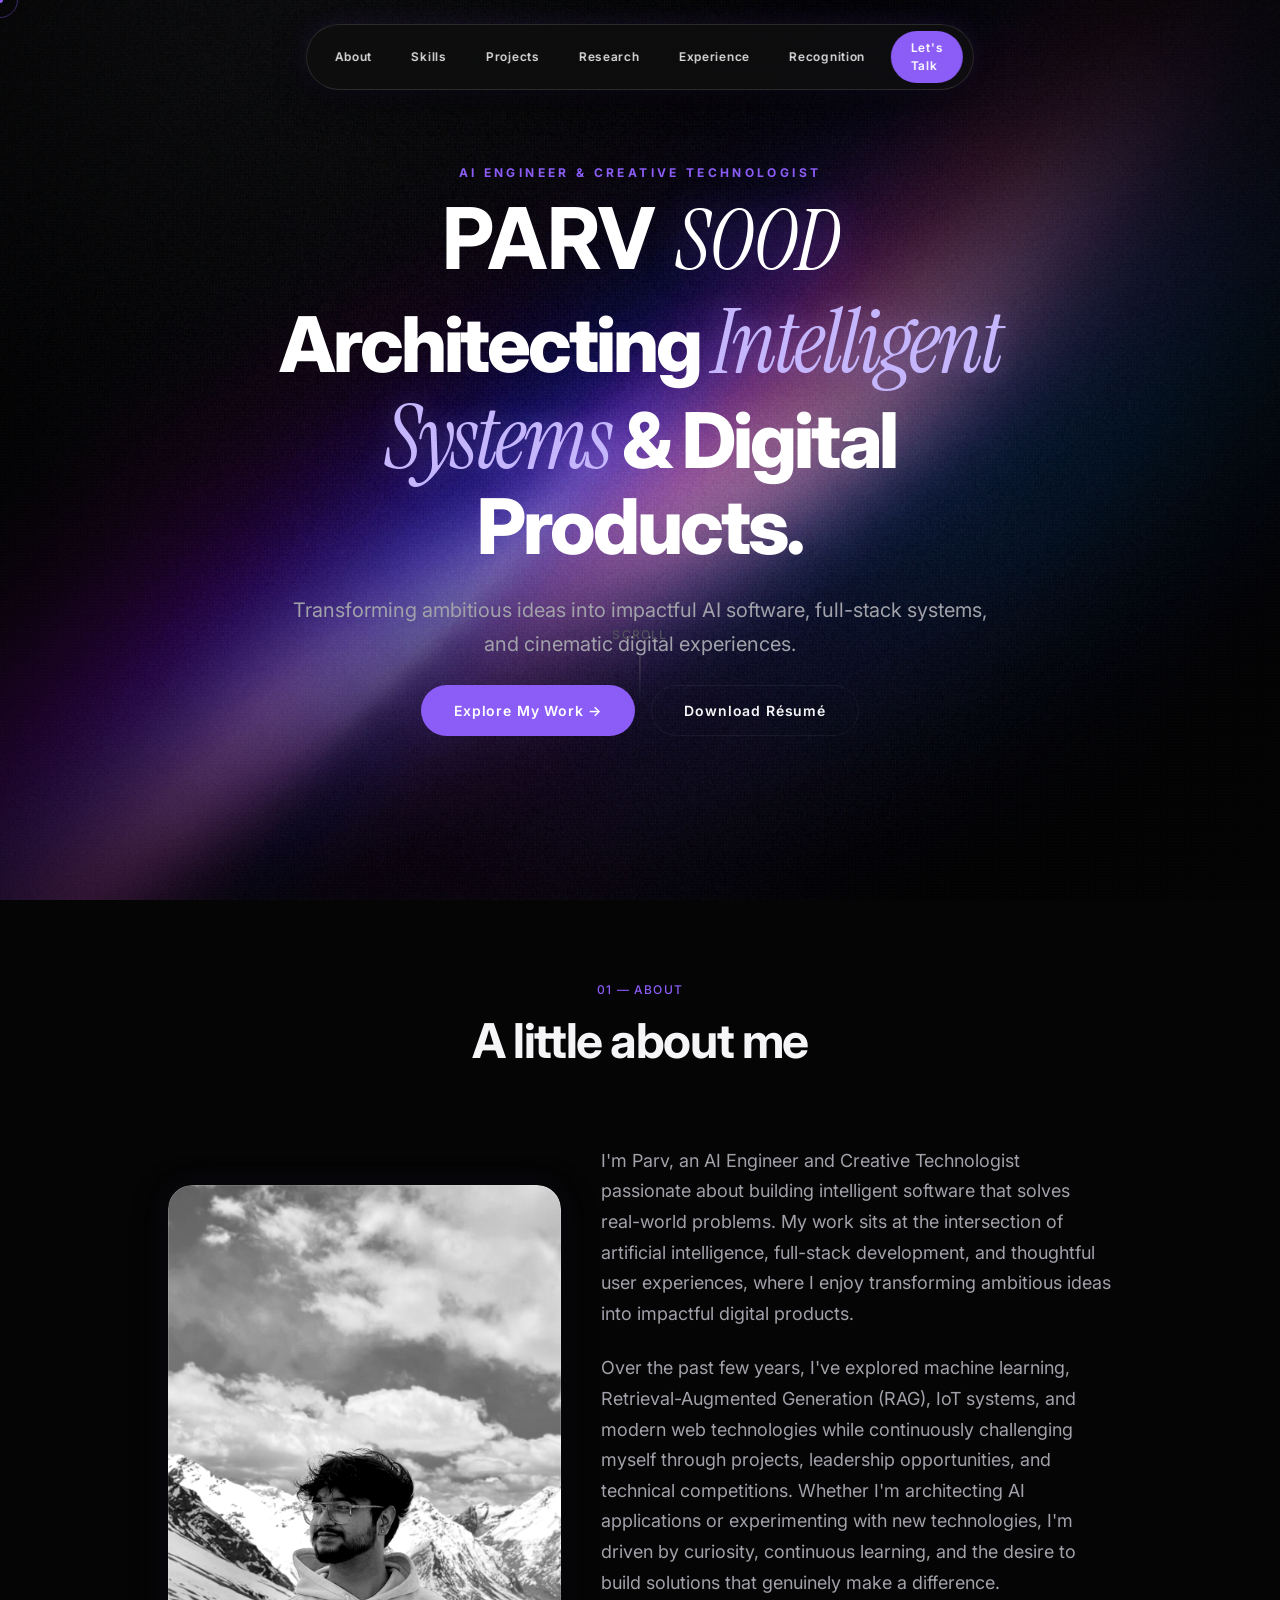
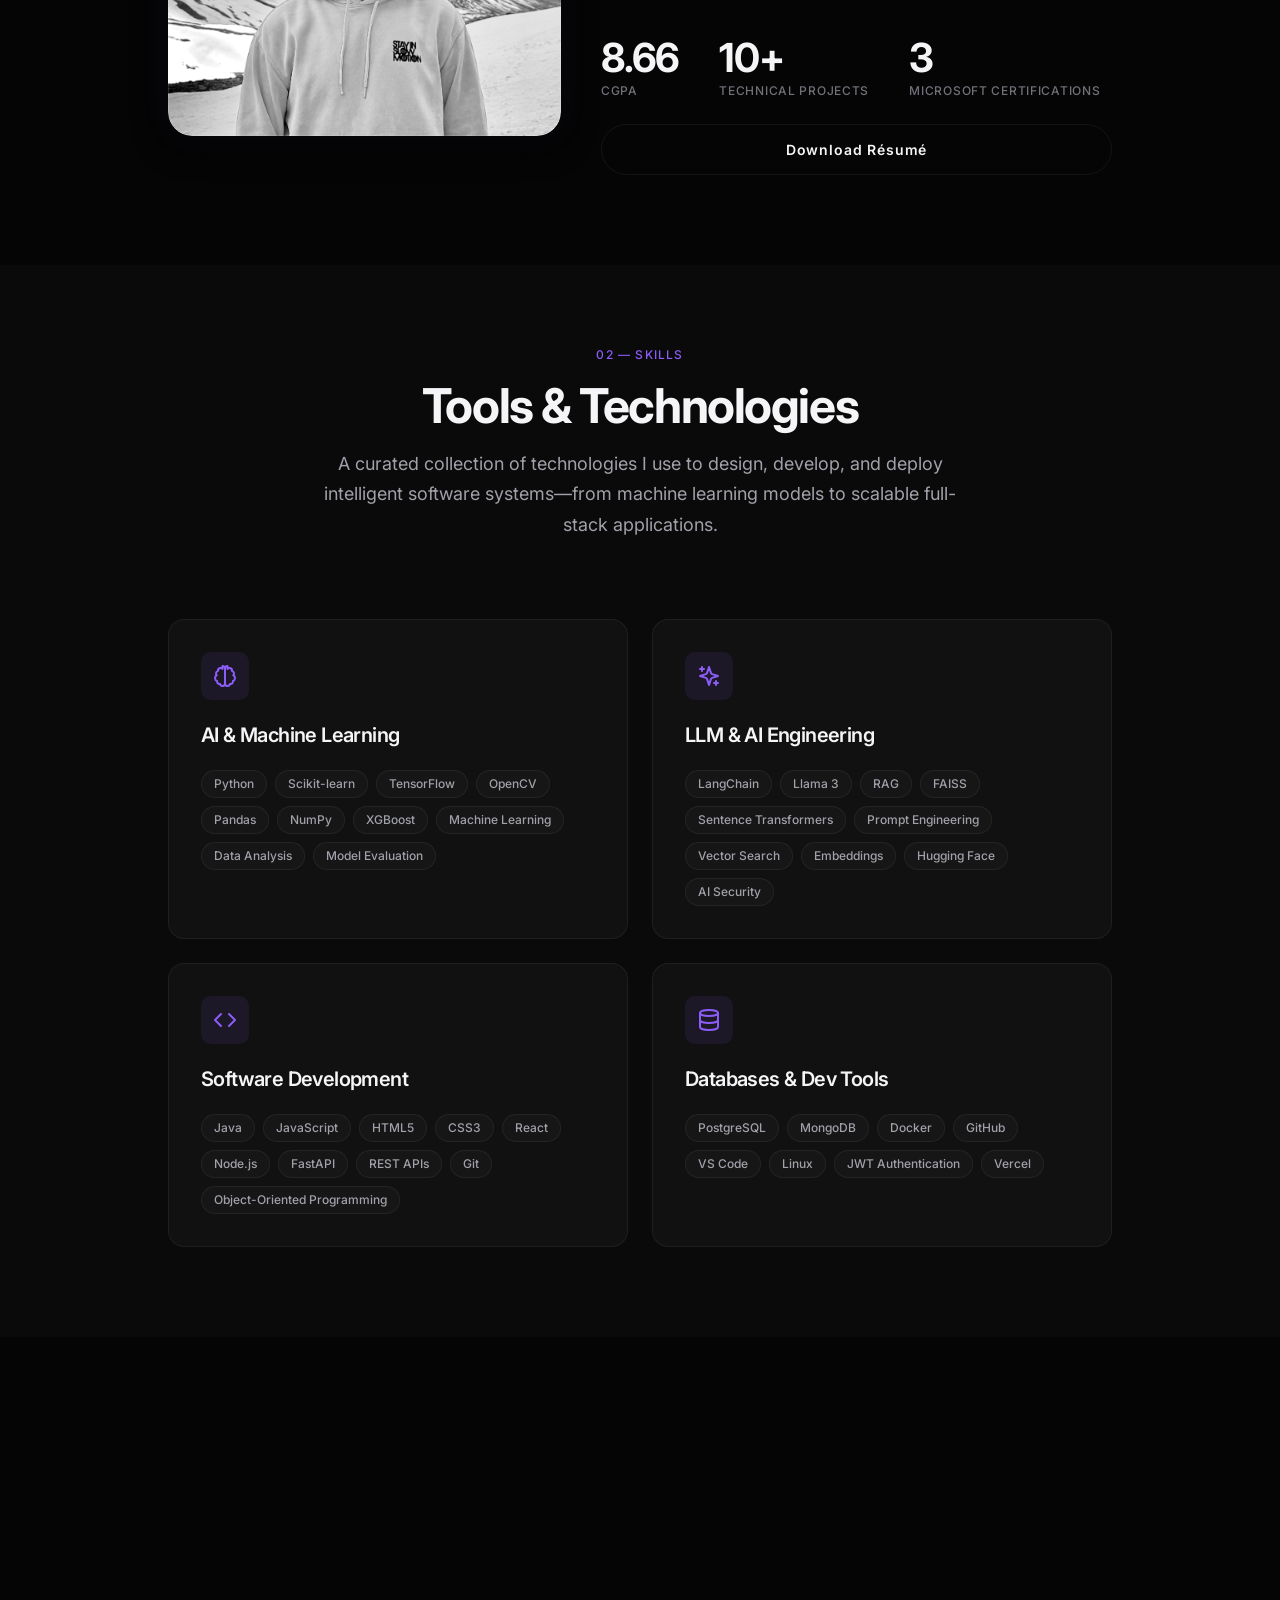
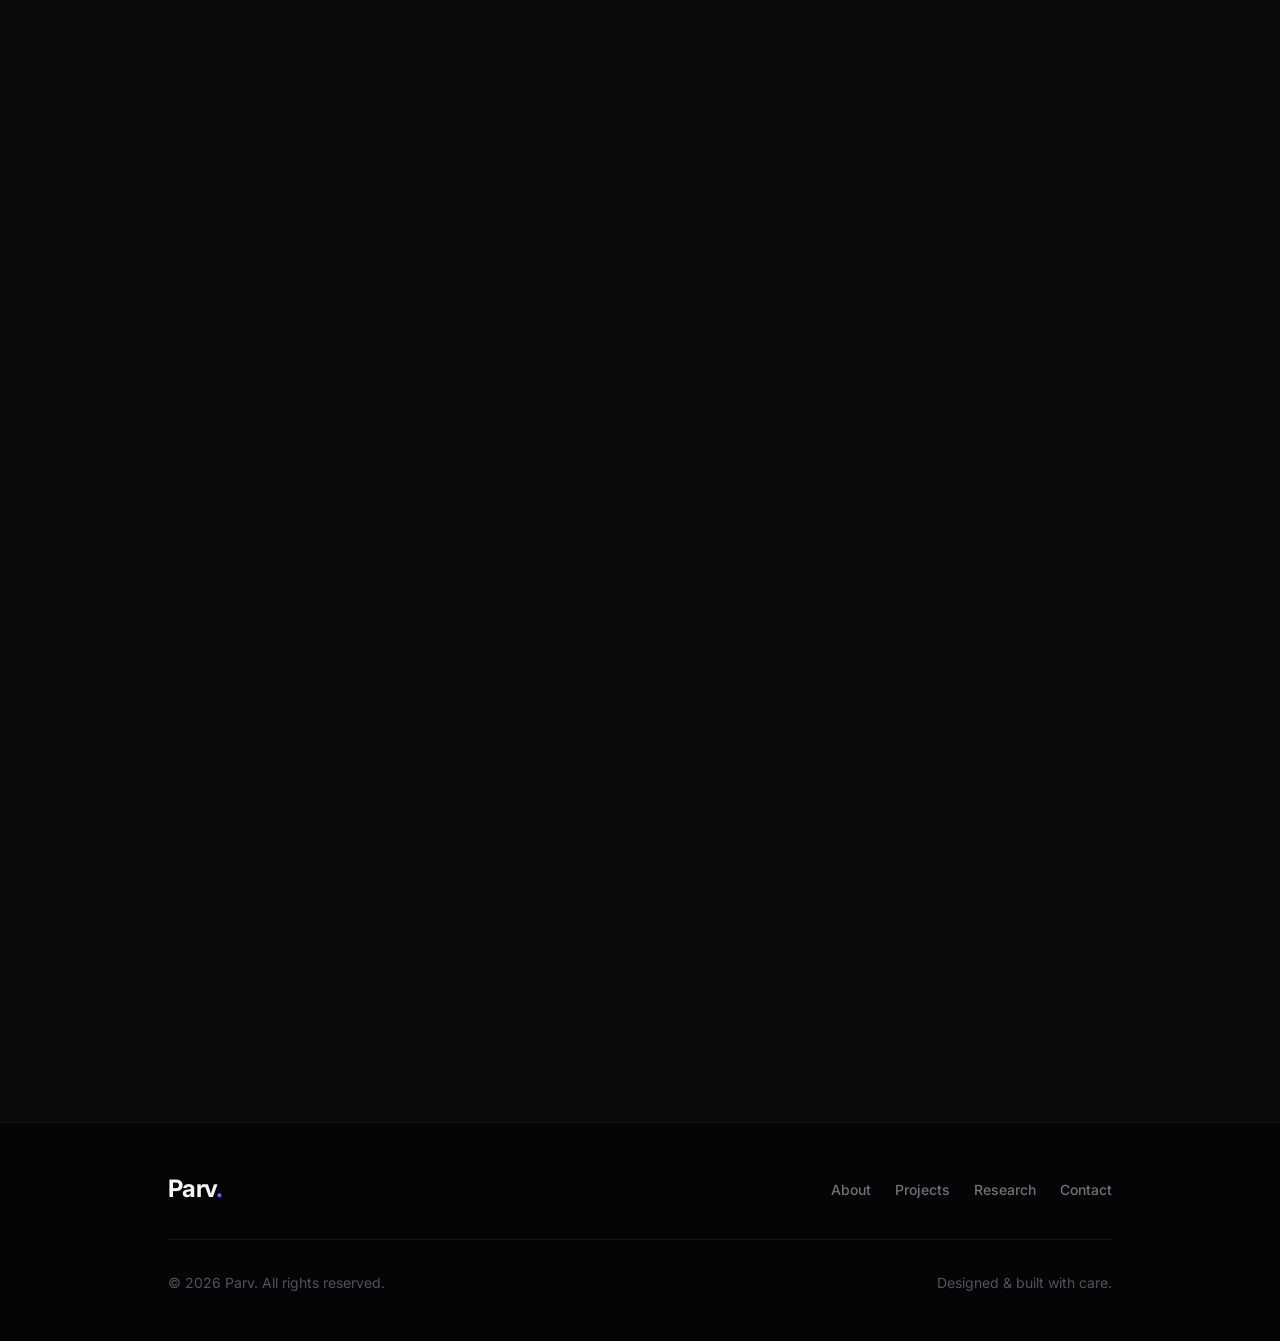
<file: assignment1/index.html>
<!DOCTYPE html>
<html lang="en">
<head>
  <meta charset="UTF-8" />
  <meta name="viewport" content="width=device-width, initial-scale=1.0" />
  <meta name="description" content="Parv — Designer, Developer & Creative Technologist. Explore my portfolio of projects, research, and creative work." />
  <meta name="author" content="Parv" />
  <meta name="theme-color" content="#050505" />

  <!-- Open Graph -->
  <meta property="og:title" content="Parv — Portfolio" />
  <meta property="og:description" content="Designer, Developer & Creative Technologist." />
  <meta property="og:type" content="website" />
  <meta property="og:image" content="assets/images/og-image.jpg" />

  <!-- Favicon -->
  <link rel="icon" href="assets/favicon.ico" type="image/x-icon" />

  <!-- Fonts Preconnect & Optimized Loading -->
  <link rel="preconnect" href="https://fonts.googleapis.com" />
  <link rel="preconnect" href="https://fonts.gstatic.com" crossorigin />
  <link rel="stylesheet" href="https://fonts.googleapis.com/css2?family=Instrument+Serif:ital@0;1&family=Inter:wght@300;400;500;600;700;800;900&family=Noto+Sans+Devanagari:wght@400;600;700&family=Plus+Jakarta+Sans:wght@400;600;700;800;900&display=swap" />

  <!-- Main Stylesheet -->
  <link rel="stylesheet" href="css/style.css" />

  <title>Parv — Portfolio</title>
</head>

<body>

  <!-- ============================================================
       LOADING SCREEN
       Cinematic Multilingual Welcome Experience.
       ============================================================ -->
  <div id="loader" class="loader" role="status" aria-label="Welcome" aria-busy="true">
    <div class="loader__glow" aria-hidden="true"></div>
    <div class="loader__content">
      <h1 id="loader-greeting" class="loader__greeting">Welcome</h1>
    </div>
    <div id="loader-percent" class="loader__percent" aria-live="polite">0%</div>
  </div>


  <!-- ============================================================
       HEADER / NAVIGATION
       Fixed top-bar with logo, nav links, and CTA.
       ============================================================ -->
  <header id="header" class="header">
    <div class="header__inner container">

      <!-- Logo -->
      <a href="#hero" class="nav__logo" aria-label="Go to top">
        <span class="nav__logo-text">Parv<span class="nav__logo-dot">.</span></span>
      </a>

      <!-- Primary Navigation -->
      <nav class="nav__menu" aria-label="Primary navigation">
        <ul class="nav__list" role="list">
          <li class="nav__item"><a href="#about" class="nav__link">About</a></li>
          <li class="nav__item"><a href="#skills" class="nav__link">Skills</a></li>
          <li class="nav__item"><a href="#projects" class="nav__link">Projects</a></li>
          <li class="nav__item"><a href="#research" class="nav__link">Research</a></li>
          <li class="nav__item"><a href="#creative" class="nav__link">Experience</a></li>
          <li class="nav__item"><a href="#achievements" class="nav__link">Recognition</a></li>
        </ul>
      </nav>

      <!-- CTA & Mobile Toggle -->
      <div class="nav__actions">
        <a href="#contact" class="nav__cta" id="nav-cta">Let's Talk</a>
        <button class="nav__toggle" id="nav-toggle" aria-label="Toggle menu" aria-expanded="false">
          <span class="nav__toggle-line"></span>
          <span class="nav__toggle-line"></span>
          <span class="nav__toggle-line"></span>
        </button>
      </div>

    </div>

    <!-- Mobile Overlay Menu -->
    <div class="nav__mobile-overlay" id="nav-mobile-overlay" aria-hidden="true">
      <ul class="nav__mobile-list" role="list">
        <li><a href="#about" class="nav__mobile-link">About</a></li>
        <li><a href="#skills" class="nav__mobile-link">Skills</a></li>
        <li><a href="#projects" class="nav__mobile-link">Projects</a></li>
        <li><a href="#research" class="nav__mobile-link">Research</a></li>
        <li><a href="#creative" class="nav__mobile-link">Experience</a></li>
        <li><a href="#achievements" class="nav__mobile-link">Recognition</a></li>
        <li><a href="#contact" class="nav__mobile-link">Contact</a></li>
      </ul>
    </div>
  </header>


  <!-- ============================================================
       MAIN CONTENT
       ============================================================ -->
  <main id="main-content">


    <!-- ==========================================================
         HERO SECTION (Calm & Luxurious Editorial Landing)
         Static centerpiece portrait background, top label, main name,
         headline, description, and primary actions.
         ========================================================== -->
    <section id="hero" class="section hero">

      <!-- 4K Ultra HD Spectral Gradient Background Container -->
      <div class="hero__bg-wrap">
        <img
          src="assets/images/hero-spectral-bg.png"
          alt="Parv Sood — 4K Grainy Spectral Mesh Background"
          class="hero__bg-img"
          id="hero-bg-img"
          loading="eager"
          fetchpriority="high"
          decoding="sync"
          width="3840"
          height="2400"
        />
        <div class="hero__grain-overlay"></div>
        <div class="hero__bg-overlay"></div>
      </div>

      <!-- Floating Glassmorphism Hero Navigation -->
      <nav class="hero__nav-floating" id="hero-floating-nav" aria-label="Hero floating navigation">
        <ul class="hero__nav-pill" role="list">
          <li><a href="#about" class="hero__nav-link">About</a></li>
          <li><a href="#skills" class="hero__nav-link">Skills</a></li>
          <li><a href="#projects" class="hero__nav-link">Projects</a></li>
          <li><a href="#research" class="hero__nav-link">Research</a></li>
          <li><a href="#creative" class="hero__nav-link">Experience</a></li>
          <li><a href="#achievements" class="hero__nav-link">Recognition</a></li>
          <li><a href="#contact" class="hero__nav-cta">Let's Talk</a></li>
        </ul>
      </nav>

      <!-- Centered Hero Main Content Container -->
      <div class="hero__inner container">

        <!-- Top Label -->
        <span class="hero__label">AI ENGINEER &amp; CREATIVE TECHNOLOGIST</span>

        <!-- Main Name Identity (Solid Bold + Luxury Display Serif) -->
        <h1 class="hero__name">
          <span class="hero__name-solid">Parv</span>
          <span class="hero__name-serif">Sood</span>
        </h1>

        <!-- Headline (SMALLER THAN NAME ABOVE IT) -->
        <p class="hero__title">
          Architecting <span class="hero__title-serif-accent">Intelligent Systems</span> &amp; Digital Products.
        </p>

        <!-- Subtitle / Description Paragraph -->
        <p class="hero__subtitle">
          Transforming ambitious ideas into impactful AI software, full-stack systems, and cinematic digital experiences.
        </p>

        <!-- Action Buttons -->
        <div class="hero__actions">
          <a href="#projects" class="btn btn--primary" id="hero-cta-projects">
            Explore My Work &rarr;
          </a>
          <a href="assets/ParvSood-Resume.pdf" class="btn btn--outline" download="ParvSood-Resume.pdf" id="hero-cta-resume">
            Download Résumé
          </a>
        </div>

        <!-- Scroll Cue Indicator -->
        <div class="hero__scroll-cue" aria-hidden="true">
          <span class="hero__scroll-text">Scroll</span>
          <span class="hero__scroll-line"></span>
        </div>

      </div>
    </section>


    <!-- ==========================================================
         ABOUT SECTION
         Short bio, portrait, and quick stats.
         ========================================================== -->
    <section id="about" class="section about">
      <div class="about__inner container">

        <!-- Section Header -->
        <header class="section__header">
          <span class="section__label">01 — About</span>
          <h2 class="section__title">A little about me</h2>
        </header>

        <div class="about__grid">

          <!-- Portrait -->
          <figure class="about__portrait">
            <img
              src="assets/images/about-portrait.png"
              alt="Parv Sood — About Portrait"
              class="about__portrait-img"
              loading="lazy"
              width="480"
              height="640"
            />
          </figure>

          <!-- Bio -->
          <div class="about__content">
            <p class="about__text">
              I'm Parv, an AI Engineer and Creative Technologist passionate about building intelligent software that solves real-world problems. My work sits at the intersection of artificial intelligence, full-stack development, and thoughtful user experiences, where I enjoy transforming ambitious ideas into impactful digital products.
            </p>
            <p class="about__text">
              Over the past few years, I've explored machine learning, Retrieval-Augmented Generation (RAG), IoT systems, and modern web technologies while continuously challenging myself through projects, leadership opportunities, and technical competitions. Whether I'm architecting AI applications or experimenting with new technologies, I'm driven by curiosity, continuous learning, and the desire to build solutions that genuinely make a difference.
            </p>

            <!-- Quick Stats -->
            <ul class="about__stats" role="list">
              <li class="about__stat">
                <span class="about__stat-number">8.66</span>
                <span class="about__stat-label">CGPA</span>
              </li>
              <li class="about__stat">
                <span class="about__stat-number" data-count="10">10+</span>
                <span class="about__stat-label">Technical Projects</span>
              </li>
              <li class="about__stat">
                <span class="about__stat-number" data-count="3">3</span>
                <span class="about__stat-label">Microsoft Certifications</span>
              </li>
            </ul>

            <!-- Resume Download -->
            <a href="assets/ParvSood-Resume.pdf" class="btn btn--outline" download="ParvSood-Resume.pdf" id="about-resume">
              Download Résumé
            </a>
          </div>

        </div>
      </div>
    </section>


    <!-- ==========================================================
         SKILLS SECTION
         Categorized skill grid with proficiency indicators.
         ========================================================== -->
    <section id="skills" class="section skills">
      <div class="skills__inner container">

        <!-- Section Header -->
        <header class="section__header">
          <span class="section__label">02 — Skills</span>
          <h2 class="section__title">Tools &amp; Technologies</h2>
          <p class="section__subtitle">A curated collection of technologies I use to design, develop, and deploy intelligent software systems—from machine learning models to scalable full-stack applications.</p>
        </header>

        <!-- Skills Grid -->
        <div class="skills__grid">

          <!-- Category 1: AI & Machine Learning -->
          <article class="skills__card" id="skill-ai-ml">
            <div class="skills__card-icon" aria-hidden="true">
              <svg viewBox="0 0 24 24" width="24" height="24" fill="none" stroke="currentColor" stroke-width="2" stroke-linecap="round" stroke-linejoin="round">
                <path d="M9.5 2A2.5 2.5 0 0 1 12 4.5v15a2.5 2.5 0 0 1-4.96.44 2.5 2.5 0 0 1-2.96-3.08 3 3 0 0 1-.34-5.58 2.5 2.5 0 0 1 1.32-4.24 2.5 2.5 0 0 1 4.44-2.04Z"></path>
                <path d="M14.5 2A2.5 2.5 0 0 0 12 4.5v15a2.5 2.5 0 0 0 4.96.44 2.5 2.5 0 0 0 2.96-3.08 3 3 0 0 0 .34-5.58 2.5 2.5 0 0 0-1.32-4.24 2.5 2.5 0 0 0-4.44-2.04Z"></path>
              </svg>
            </div>
            <h3 class="skills__card-title">AI &amp; Machine Learning</h3>
            <ul class="skills__tag-list" role="list">
              <li class="skills__tag">Python</li>
              <li class="skills__tag">Scikit-learn</li>
              <li class="skills__tag">TensorFlow</li>
              <li class="skills__tag">OpenCV</li>
              <li class="skills__tag">Pandas</li>
              <li class="skills__tag">NumPy</li>
              <li class="skills__tag">XGBoost</li>
              <li class="skills__tag">Machine Learning</li>
              <li class="skills__tag">Data Analysis</li>
              <li class="skills__tag">Model Evaluation</li>
            </ul>
          </article>

          <!-- Category 2: LLM & AI Engineering -->
          <article class="skills__card" id="skill-llm-ai">
            <div class="skills__card-icon" aria-hidden="true">
              <svg viewBox="0 0 24 24" width="24" height="24" fill="none" stroke="currentColor" stroke-width="2" stroke-linecap="round" stroke-linejoin="round">
                <path d="m12 3-1.912 5.813a2 2 0 0 1-1.275 1.275L3 12l5.813 1.912a2 2 0 0 1 1.275 1.275L12 21l1.912-5.813a2 2 0 0 1 1.275-1.275L21 12l-5.813-1.912a2 2 0 0 1-1.275-1.275L12 3Z"></path>
                <path d="M5 3v4"></path>
                <path d="M19 17v4"></path>
                <path d="M3 5h4"></path>
                <path d="M17 19h4"></path>
              </svg>
            </div>
            <h3 class="skills__card-title">LLM &amp; AI Engineering</h3>
            <ul class="skills__tag-list" role="list">
              <li class="skills__tag">LangChain</li>
              <li class="skills__tag">Llama 3</li>
              <li class="skills__tag">RAG</li>
              <li class="skills__tag">FAISS</li>
              <li class="skills__tag">Sentence Transformers</li>
              <li class="skills__tag">Prompt Engineering</li>
              <li class="skills__tag">Vector Search</li>
              <li class="skills__tag">Embeddings</li>
              <li class="skills__tag">Hugging Face</li>
              <li class="skills__tag">AI Security</li>
            </ul>
          </article>

          <!-- Category 3: Software Development -->
          <article class="skills__card" id="skill-software-dev">
            <div class="skills__card-icon" aria-hidden="true">
              <svg viewBox="0 0 24 24" width="24" height="24" fill="none" stroke="currentColor" stroke-width="2" stroke-linecap="round" stroke-linejoin="round">
                <polyline points="16 18 22 12 16 6"></polyline>
                <polyline points="8 6 2 12 8 18"></polyline>
              </svg>
            </div>
            <h3 class="skills__card-title">Software Development</h3>
            <ul class="skills__tag-list" role="list">
              <li class="skills__tag">Java</li>
              <li class="skills__tag">JavaScript</li>
              <li class="skills__tag">HTML5</li>
              <li class="skills__tag">CSS3</li>
              <li class="skills__tag">React</li>
              <li class="skills__tag">Node.js</li>
              <li class="skills__tag">FastAPI</li>
              <li class="skills__tag">REST APIs</li>
              <li class="skills__tag">Git</li>
              <li class="skills__tag">Object-Oriented Programming</li>
            </ul>
          </article>

          <!-- Category 4: Databases & Dev Tools -->
          <article class="skills__card" id="skill-db-tools">
            <div class="skills__card-icon" aria-hidden="true">
              <svg viewBox="0 0 24 24" width="24" height="24" fill="none" stroke="currentColor" stroke-width="2" stroke-linecap="round" stroke-linejoin="round">
                <ellipse cx="12" cy="5" rx="9" ry="3"></ellipse>
                <path d="M21 12c0 1.66-4 3-9 3s-9-1.34-9-3"></path>
                <path d="M3 5v14c0 1.66 4 3 9 3s9-1.34 9-3V5"></path>
              </svg>
            </div>
            <h3 class="skills__card-title">Databases &amp; Dev Tools</h3>
            <ul class="skills__tag-list" role="list">
              <li class="skills__tag">PostgreSQL</li>
              <li class="skills__tag">MongoDB</li>
              <li class="skills__tag">Docker</li>
              <li class="skills__tag">GitHub</li>
              <li class="skills__tag">VS Code</li>
              <li class="skills__tag">Linux</li>
              <li class="skills__tag">JWT Authentication</li>
              <li class="skills__tag">Vercel</li>
            </ul>
          </article>

        </div>
      </div>
    </section>


    <!-- ==========================================================
         FEATURED WORK SECTION
         Featured project cards with images, descriptions, and links.
         ========================================================== -->
    <section id="projects" class="section projects">
      <div class="projects__inner container">

        <!-- Section Header -->
        <header class="section__header">
          <span class="section__label">03 — Projects</span>
          <h2 class="section__title">Featured Work</h2>
          <p class="section__subtitle">From intelligent software systems to cinematic storytelling—here are the projects that best represent how I think, build, and create.</p>
        </header>

        <!-- Project Filter Tabs -->
        <div class="projects__filters" role="tablist" aria-label="Filter projects">
          <button class="projects__filter is-active" data-filter="engineering" role="tab" aria-selected="true">Engineering</button>
          <button class="projects__filter" data-filter="research-work" role="tab" aria-selected="false">Research</button>
          <button class="projects__filter" data-filter="visual-stories" role="tab" aria-selected="false">Visual Stories</button>
        </div>

        <!-- Projects Grid -->
        <div class="projects__grid" role="list">

          <!-- Engineering Project 1 -->
          <article class="projects__card" data-category="engineering" role="listitem" id="project-vectormind">
            <figure class="projects__card-media">
              <img
                src="assets/images/project-01.jpg"
                alt="Screenshot of VectorMind — Enterprise RAG Search Platform"
                class="projects__card-img"
                loading="lazy"
                decoding="async"
                width="800"
                height="500"
              />
            </figure>
            <div class="projects__card-body">
              <span class="projects__card-year">2026</span>
              <h3 class="projects__card-title">VectorMind</h3>
              <p class="projects__card-desc">
                Built a production-grade Retrieval-Augmented Generation platform using LangChain, FAISS, Sentence Transformers, FastAPI, PostgreSQL, and Llama 3 for semantic enterprise document search.
              </p>
              <ul class="projects__card-tags" role="list">
                <li class="projects__card-tag">LangChain</li>
                <li class="projects__card-tag">FAISS</li>
                <li class="projects__card-tag">Llama 3</li>
                <li class="projects__card-tag">FastAPI</li>
                <li class="projects__card-tag">PostgreSQL</li>
                <li class="projects__card-tag">Docker</li>
              </ul>
              <div class="projects__card-links">
                <a href="#" class="projects__card-link" target="_blank" rel="noopener noreferrer">Live Demo</a>
                <a href="#" class="projects__card-link" target="_blank" rel="noopener noreferrer">Source Code</a>
              </div>
            </div>
          </article>

          <!-- Engineering Project 2 -->
          <article class="projects__card" data-category="engineering" role="listitem" id="project-surgeiq">
            <figure class="projects__card-media">
              <img
                src="assets/images/project-02.jpg"
                alt="Screenshot of SurgeIQ — AI Dynamic Surge Pricing Platform"
                class="projects__card-img"
                loading="lazy"
                decoding="async"
                width="800"
                height="500"
              />
            </figure>
            <div class="projects__card-body">
              <span class="projects__card-year">2026</span>
              <h3 class="projects__card-title">SurgeIQ</h3>
              <p class="projects__card-desc">
                Machine learning platform that predicts ride fares and dynamically adjusts pricing using XGBoost, real-time demand analysis, and interactive analytics.
              </p>
              <ul class="projects__card-tags" role="list">
                <li class="projects__card-tag">Python</li>
                <li class="projects__card-tag">XGBoost</li>
                <li class="projects__card-tag">Flask</li>
                <li class="projects__card-tag">React</li>
                <li class="projects__card-tag">Tailwind CSS</li>
                <li class="projects__card-tag">Pandas</li>
              </ul>
              <div class="projects__card-links">
                <a href="#" class="projects__card-link" target="_blank" rel="noopener noreferrer">Live Demo</a>
                <a href="#" class="projects__card-link" target="_blank" rel="noopener noreferrer">Source Code</a>
              </div>
            </div>
          </article>

          <!-- Engineering Project 3 -->
          <article class="projects__card" data-category="engineering" role="listitem" id="project-smartclimate">
            <figure class="projects__card-media">
              <img
                src="assets/images/project-03.jpg"
                alt="Screenshot of Smart Climate — IoT Smart Classroom Automation"
                class="projects__card-img"
                loading="lazy"
                decoding="async"
                width="800"
                height="500"
              />
            </figure>
            <div class="projects__card-body">
              <span class="projects__card-year">2025</span>
              <h3 class="projects__card-title">Smart Climate</h3>
              <p class="projects__card-desc">
                IoT-based intelligent classroom climate monitoring and automation system using environmental sensors and microcontrollers for efficient energy management.
              </p>
              <ul class="projects__card-tags" role="list">
                <li class="projects__card-tag">Arduino</li>
                <li class="projects__card-tag">IoT</li>
                <li class="projects__card-tag">Sensors</li>
                <li class="projects__card-tag">Embedded C</li>
                <li class="projects__card-tag">Firebase</li>
              </ul>
              <div class="projects__card-links">
                <a href="#" class="projects__card-link" target="_blank" rel="noopener noreferrer">Case Study</a>
                <a href="#" class="projects__card-link" target="_blank" rel="noopener noreferrer">Source Code</a>
              </div>
            </div>
          </article>

          <!-- Engineering Project 4 -->
          <article class="projects__card" data-category="engineering" role="listitem" id="project-devflow">
            <figure class="projects__card-media">
              <img
                src="assets/images/project-04.jpg"
                alt="Screenshot of DevFlow — Developer Collaboration Platform"
                class="projects__card-img"
                loading="lazy"
                decoding="async"
                width="800"
                height="500"
              />
            </figure>
            <div class="projects__card-body">
              <span class="projects__card-year">2026</span>
              <h3 class="projects__card-title">DevFlow</h3>
              <p class="projects__card-desc">
                Modern full-stack collaboration workspace featuring Kanban boards, authentication, real-time communication, team workspaces, and project management.
              </p>
              <ul class="projects__card-tags" role="list">
                <li class="projects__card-tag">React</li>
                <li class="projects__card-tag">Node.js</li>
                <li class="projects__card-tag">Express</li>
                <li class="projects__card-tag">MongoDB</li>
                <li class="projects__card-tag">Socket.IO</li>
                <li class="projects__card-tag">JWT</li>
              </ul>
              <div class="projects__card-links">
                <a href="#" class="projects__card-link" target="_blank" rel="noopener noreferrer">Live Demo</a>
                <a href="#" class="projects__card-link" target="_blank" rel="noopener noreferrer">Source Code</a>
              </div>
            </div>
          </article>

          <!-- Research Project 1 -->
          <article class="projects__card" data-category="research-work" role="listitem" id="project-rag-sec" style="display: none;">
            <figure class="projects__card-media">
              <img
                src="assets/images/creative-01.jpg"
                alt="RAG Security Research paper visualization"
                class="projects__card-img"
                loading="lazy"
                width="800"
                height="500"
              />
            </figure>
            <div class="projects__card-body">
              <span class="projects__card-year">2025</span>
              <h3 class="projects__card-title">RAG Security Research</h3>
              <p class="projects__card-desc">
                Exploring security vulnerabilities in Retrieval-Augmented Generation systems including prompt injection attacks, retrieval poisoning, secure indexing, and mitigation strategies.
              </p>
              <ul class="projects__card-tags" role="list">
                <li class="projects__card-tag">AI Security</li>
                <li class="projects__card-tag">LLMs</li>
                <li class="projects__card-tag">RAG</li>
                <li class="projects__card-tag">Vector DB</li>
              </ul>
              <div class="projects__card-links">
                <a href="#" class="projects__card-link" target="_blank" rel="noopener noreferrer">Read Paper</a>
                <a href="#" class="projects__card-link" target="_blank" rel="noopener noreferrer">Repository</a>
              </div>
            </div>
          </article>

          <!-- Research Project 2 -->
          <article class="projects__card" data-category="research-work" role="listitem" id="project-llm-exp" style="display: none;">
            <figure class="projects__card-media">
              <img
                src="assets/images/creative-02.jpg"
                alt="LLM Experiments vector search visualization"
                class="projects__card-img"
                loading="lazy"
                width="800"
                height="500"
              />
            </figure>
            <div class="projects__card-body">
              <span class="projects__card-year">2024</span>
              <h3 class="projects__card-title">LLM Experiments</h3>
              <p class="projects__card-desc">
                Hands-on experiments with embeddings, vector databases, semantic search, prompt engineering, retrieval optimization, and large language model evaluation.
              </p>
              <ul class="projects__card-tags" role="list">
                <li class="projects__card-tag">Sentence Transformers</li>
                <li class="projects__card-tag">Hugging Face</li>
                <li class="projects__card-tag">Python</li>
                <li class="projects__card-tag">Vector Search</li>
              </ul>
              <div class="projects__card-links">
                <a href="#" class="projects__card-link" target="_blank" rel="noopener noreferrer">Read Paper</a>
                <a href="#" class="projects__card-link" target="_blank" rel="noopener noreferrer">Repository</a>
              </div>
            </div>
          </article>

          <!-- Visual Stories Project 1 -->
          <article class="projects__card" data-category="visual-stories" role="listitem" id="project-summer-fest" style="display: none;">
            <figure class="projects__card-media">
              <img
                src="assets/images/creative-03.jpg"
                alt="Summer Festival '26 film frame"
                class="projects__card-img"
                loading="lazy"
                width="800"
                height="500"
              />
            </figure>
            <div class="projects__card-body">
              <span class="projects__card-year">2026</span>
              <h3 class="projects__card-title">Summer Festival '26</h3>
              <p class="projects__card-desc">
                Cinematic Event Film capturing the kinetic energy, stage visuals, and human stories of a multi-day music festival.
              </p>
              <ul class="projects__card-tags" role="list">
                <li class="projects__card-tag">Color Grading</li>
                <li class="projects__card-tag">Cinematography</li>
                <li class="projects__card-tag">Sound Design</li>
              </ul>
              <div class="projects__card-links">
                <a href="#" class="projects__card-link" target="_blank" rel="noopener noreferrer">Watch Film</a>
                <a href="#" class="projects__card-link" target="_blank" rel="noopener noreferrer">Behind The Scenes</a>
              </div>
            </div>
          </article>

          <!-- Visual Stories Project 2 -->
          <article class="projects__card" data-category="visual-stories" role="listitem" id="project-mumbai-local" style="display: none;">
            <figure class="projects__card-media">
              <img
                src="assets/images/creative-04.jpg"
                alt="Mumbai Local urban storytelling frame"
                class="projects__card-img"
                loading="lazy"
                width="800"
                height="500"
              />
            </figure>
            <div class="projects__card-body">
              <span class="projects__card-year">2025</span>
              <h3 class="projects__card-title">Mumbai Local</h3>
              <p class="projects__card-desc">
                Urban Storytelling Reel chronicling the daily rhythm, architecture, and unsung commuters of Mumbai's railway lifeline.
              </p>
              <ul class="projects__card-tags" role="list">
                <li class="projects__card-tag">Street Photography</li>
                <li class="projects__card-tag">Documentary</li>
                <li class="projects__card-tag">DaVinci Resolve</li>
              </ul>
              <div class="projects__card-links">
                <a href="#" class="projects__card-link" target="_blank" rel="noopener noreferrer">Watch Film</a>
                <a href="#" class="projects__card-link" target="_blank" rel="noopener noreferrer">Gallery</a>
              </div>
            </div>
          </article>

          <!-- Visual Stories Project 3 -->
          <article class="projects__card" data-category="visual-stories" role="listitem" id="project-framora" style="display: none;">
            <figure class="projects__card-media">
              <img
                src="assets/images/project-03.jpg"
                alt="Framora Photography &amp; Travel Films frame"
                class="projects__card-img"
                loading="lazy"
                width="800"
                height="500"
              />
            </figure>
            <div class="projects__card-body">
              <span class="projects__card-year">2024</span>
              <h3 class="projects__card-title">Framora</h3>
              <p class="projects__card-desc">
                Photography &amp; Travel Films series capturing landscape vistas, cultural portraits, and visual travel narratives.
              </p>
              <ul class="projects__card-tags" role="list">
                <li class="projects__card-tag">Visual Storytelling</li>
                <li class="projects__card-tag">Travel Photography</li>
                <li class="projects__card-tag">Direction</li>
              </ul>
              <div class="projects__card-links">
                <a href="#" class="projects__card-link" target="_blank" rel="noopener noreferrer">Explore Series</a>
                <a href="#" class="projects__card-link" target="_blank" rel="noopener noreferrer">Gallery</a>
              </div>
            </div>
          </article>

          <!-- Visual Stories Project 4 -->
          <article class="projects__card" data-category="visual-stories" role="listitem" id="project-quiet-commute" style="display: none;">
            <figure class="projects__card-media">
              <img
                src="assets/images/project-02.jpg"
                alt="The Quiet Commute Cinematic Short Film frame"
                class="projects__card-img"
                loading="lazy"
                width="800"
                height="500"
              />
            </figure>
            <div class="projects__card-body">
              <span class="projects__card-year">2024</span>
              <h3 class="projects__card-title">The Quiet Commute</h3>
              <p class="projects__card-desc">
                A visual narrative capturing everyday moments through cinematic compositions, ambient storytelling, and intentional pacing.
              </p>
              <ul class="projects__card-tags" role="list">
                <li class="projects__card-tag">Cinematic Narrative</li>
                <li class="projects__card-tag">Ambient Audio</li>
                <li class="projects__card-tag">Color Palette</li>
              </ul>
              <div class="projects__card-links">
                <a href="#" class="projects__card-link" target="_blank" rel="noopener noreferrer">Watch Film</a>
                <a href="#" class="projects__card-link" target="_blank" rel="noopener noreferrer">Stills Gallery</a>
              </div>
            </div>
          </article>

        </div>

        <!-- View All CTA -->
        <div class="projects__more">
          <a href="#contact" class="btn btn--outline" id="projects-view-all">Collaborate On A Project</a>
        </div>

      </div>
    </section>


    <!-- ==========================================================
         RESEARCH SECTION
         Hands-on AI experimentation, security exploration, and predictive modeling.
         ========================================================== -->
    <section id="research" class="section research">
      <div class="research__inner container">

        <!-- Section Header -->
        <header class="section__header">
          <span class="section__label">04 — Research</span>
          <h2 class="section__title">Research &amp; Exploration</h2>
          <p class="section__subtitle">Exploring artificial intelligence through hands-on experimentation, practical implementation, and continuous learning.</p>
        </header>

        <!-- Research List -->
        <div class="research__list">

          <!-- Entry 1 -->
          <article class="research__item" id="research-1">
            <div class="research__item-meta">
              <time class="research__item-date" datetime="2025">2025</time>
              <span class="research__item-venue">Independent Research</span>
            </div>
            <div class="research__item-body">
              <h3 class="research__item-title">
                Retrieval-Augmented Generation (RAG)
              </h3>
              <p class="research__item-abstract">
                Explored semantic search pipelines using LangChain, FAISS, Sentence Transformers, and Llama 3 while developing VectorMind. Focused on document chunking, embeddings, vector retrieval, and citation-backed AI responses.
              </p>
              <ul class="research__item-tags" role="list">
                <li class="research__item-tag">LangChain</li>
                <li class="research__item-tag">FAISS</li>
                <li class="research__item-tag">Llama 3</li>
                <li class="research__item-tag">Vector Search</li>
              </ul>
            </div>
          </article>

          <!-- Entry 2 -->
          <article class="research__item" id="research-2">
            <div class="research__item-meta">
              <time class="research__item-date" datetime="2025">2025</time>
              <span class="research__item-venue">AI Security Exploration</span>
            </div>
            <div class="research__item-body">
              <h3 class="research__item-title">
                Prompt Injection &amp; Secure LLM Systems
              </h3>
              <p class="research__item-abstract">
                Studying prompt injection attacks, retrieval poisoning, hallucination mitigation, and secure RAG architectures to better understand the safety challenges of modern AI systems.
              </p>
              <ul class="research__item-tags" role="list">
                <li class="research__item-tag">AI Security</li>
                <li class="research__item-tag">Prompt Injection</li>
                <li class="research__item-tag">LLMs</li>
                <li class="research__item-tag">RAG</li>
              </ul>
            </div>
          </article>

          <!-- Entry 3 -->
          <article class="research__item" id="research-3">
            <div class="research__item-meta">
              <time class="research__item-date" datetime="2024">2024 – Present</time>
              <span class="research__item-venue">Machine Learning Exploration</span>
            </div>
            <div class="research__item-body">
              <h3 class="research__item-title">
                Predictive Modeling &amp; Intelligent Systems
              </h3>
              <p class="research__item-abstract">
                Experimenting with regression models, feature engineering, evaluation metrics, and optimization techniques through real-world AI and machine learning projects.
              </p>
              <ul class="research__item-tags" role="list">
                <li class="research__item-tag">Python</li>
                <li class="research__item-tag">XGBoost</li>
                <li class="research__item-tag">Scikit-learn</li>
                <li class="research__item-tag">Machine Learning</li>
              </ul>
            </div>
          </article>

        </div>
      </div>
    </section>


    <!-- ==========================================================
         BEYOND ENGINEERING SECTION
         Community leadership, visual stories, and creative initiatives.
         ========================================================== -->
    <section id="creative" class="section creative">
      <div class="creative__inner container">

        <!-- Section Header -->
        <header class="section__header">
          <span class="section__label">05 — Experience</span>
          <h2 class="section__title">Beyond Engineering</h2>
          <p class="section__subtitle">Beyond building intelligent systems, I enjoy leading communities, creating visual stories, and contributing to initiatives that bring people together.</p>
        </header>

        <!-- 2x2 Responsive Experience Grid -->
        <div class="creative__gallery">

          <!-- Card 1 -->
          <article class="creative__item" id="creative-nazariya">
            <div class="creative__card-content">
              <span class="creative__card-category">Leadership &amp; Community</span>
              <h3 class="creative__item-title">President · Nazariya</h3>
              <p class="creative__item-desc">Founded and currently lead Nazariya, the university's creative club, organizing photography walks, filmmaking sessions, creative workshops, and campus-wide events that encourage visual storytelling, creativity, and student collaboration.</p>
              <a href="#" class="creative__item-btn">Explore Journey &rarr;</a>
            </div>
          </article>

          <!-- Card 2 -->
          <article class="creative__item" id="creative-evolve-ai">
            <div class="creative__card-content">
              <span class="creative__card-category">Media &amp; Branding</span>
              <h3 class="creative__item-title">Media Executive · Evolve AI</h3>
              <p class="creative__item-desc">Manage digital content, event coverage, promotional campaigns, and visual branding for the university's AI community, creating engaging media that strengthens outreach and student engagement.</p>
              <a href="#" class="creative__item-btn">View Experience &rarr;</a>
            </div>
          </article>

          <!-- Card 3 -->
          <article class="creative__item" id="creative-swiggy">
            <div class="creative__card-content">
              <span class="creative__card-category">Content &amp; Creator</span>
              <h3 class="creative__item-title">Swiggy Creator Club</h3>
              <p class="creative__item-desc">Selected as part of the Swiggy Creator Club to create engaging digital content, collaborate on creative campaigns, and represent the campus creator community through storytelling and social media.</p>
              <a href="#" class="creative__item-btn">See Highlights &rarr;</a>
            </div>
          </article>

          <!-- Card 4 -->
          <article class="creative__item" id="creative-framora">
            <div class="creative__card-content">
              <span class="creative__card-category">Visual Storytelling</span>
              <h3 class="creative__item-title">Framora</h3>
              <p class="creative__item-desc">A personal visual storytelling brand focused on cinematic filmmaking, travel photography, creative editing, and capturing meaningful moments through compelling visual narratives.</p>
              <a href="#" class="creative__item-btn">View Portfolio &rarr;</a>
            </div>
          </article>

        </div>
      </div>
    </section>


    <!-- ==========================================================
         CERTIFICATIONS & RECOGNITION SECTION
         Professional certifications, achievements, and academic milestones.
         ========================================================== -->
    <section id="achievements" class="section achievements">
      <div class="achievements__inner container">

        <!-- Section Header -->
        <header class="section__header">
          <span class="section__label">06 — Recognition</span>
          <h2 class="section__title">Certifications &amp; Recognition</h2>
          <p class="section__subtitle">Professional certifications, notable achievements, and milestones that reflect my continuous growth in AI, software engineering, and creative technology.</p>
        </header>

        <!-- Symmetrical 3x2 Grid -->
        <div class="achievements__grid">

          <!-- Card 1: Microsoft Certifications -->
          <article class="achievements__card" id="cert-microsoft">
            <div class="achievements__card-icon" aria-hidden="true">
              <svg viewBox="0 0 24 24" width="22" height="22" fill="none" stroke="currentColor" stroke-width="2" stroke-linecap="round" stroke-linejoin="round">
                <path d="M12 2L2 7l10 5 10-5-10-5zM2 17l10 5 10-5M2 12l10 5 10-5"></path>
              </svg>
            </div>
            <h3 class="achievements__card-title">Microsoft Certifications</h3>
            <p class="achievements__card-desc">Earned Microsoft certifications validating knowledge of Artificial Intelligence, Cloud Computing, and Modern Data Technologies.</p>
            <div class="achievements__badges">
              <span class="achievements__badge">✓ AI-900</span>
              <span class="achievements__badge">✓ AZ-900</span>
              <span class="achievements__badge">✓ DP-900</span>
            </div>
            <time class="achievements__card-date" datetime="2025">2025</time>
          </article>

          <!-- Card 2: Swiggy Creator Club -->
          <article class="achievements__card" id="cert-swiggy">
            <div class="achievements__card-icon" aria-hidden="true">
              <svg viewBox="0 0 24 24" width="22" height="22" fill="none" stroke="currentColor" stroke-width="2" stroke-linecap="round" stroke-linejoin="round">
                <polygon points="12 2 15.09 8.26 22 9.27 17 14.14 18.18 21.02 12 17.77 5.82 21.02 7 14.14 2 9.27 8.91 8.26 12 2"></polygon>
              </svg>
            </div>
            <h3 class="achievements__card-title">Swiggy Creator Club</h3>
            <p class="achievements__card-desc">Selected as part of the Swiggy Creator Club, representing the campus creator community through digital storytelling and creative initiatives.</p>
            <time class="achievements__card-date" datetime="2024">2024</time>
          </article>

          <!-- Card 3: NVIDIA Case Competition -->
          <article class="achievements__card" id="cert-nvidia">
            <div class="achievements__card-icon" aria-hidden="true">
              <svg viewBox="0 0 24 24" width="22" height="22" fill="none" stroke="currentColor" stroke-width="2" stroke-linecap="round" stroke-linejoin="round">
                <path d="M6 9H4.5a2.5 2.5 0 0 1 0-5H6"></path>
                <path d="M18 9h1.5a2.5 2.5 0 0 0 0-5H18"></path>
                <path d="M4 22h16"></path>
                <path d="M10 14.66V17c0 .55-.47.98-.97 1.21C7.85 18.75 7 20.24 7 22"></path>
                <path d="M14 14.66V17c0 .55.47.98.97 1.21C16.15 18.75 17 20.24 17 22"></path>
                <path d="M18 2H6v7a6 6 0 0 0 12 0V2z"></path>
              </svg>
            </div>
            <h3 class="achievements__card-title">NVIDIA Strategy Case Competition</h3>
            <p class="achievements__card-desc">Participated in an enterprise AI consulting case competition, contributing to strategic planning, marketing solutions, and executive presentations.</p>
            <time class="achievements__card-date" datetime="2025">2025</time>
          </article>

          <!-- Card 4: Academic Journey -->
          <article class="achievements__card" id="cert-academic">
            <div class="achievements__card-icon" aria-hidden="true">
              <svg viewBox="0 0 24 24" width="22" height="22" fill="none" stroke="currentColor" stroke-width="2" stroke-linecap="round" stroke-linejoin="round">
                <path d="M22 10v6M2 10l10-5 10 5-10 5z"></path>
                <path d="M6 12v5c3 3 9 3 12 0v-5"></path>
              </svg>
            </div>
            <h3 class="achievements__card-title">Academic Journey</h3>
            <p class="achievements__card-desc">Currently pursuing B.Tech in Computer Science Engineering (Artificial Intelligence &amp; Machine Learning) with a CGPA of 8.66 while building practical AI and software engineering projects.</p>
            <time class="achievements__card-date" datetime="Present">Present</time>
          </article>

          <!-- Card 5: Continuous Learning -->
          <article class="achievements__card" id="cert-learning">
            <div class="achievements__card-icon" aria-hidden="true">
              <svg viewBox="0 0 24 24" width="22" height="22" fill="none" stroke="currentColor" stroke-width="2" stroke-linecap="round" stroke-linejoin="round">
                <path d="M9.5 2A2.5 2.5 0 0 1 12 4.5v15a2.5 2.5 0 0 1-4.96.44 2.5 2.5 0 0 1-2.96-3.08 3 3 0 0 1-.34-5.58 2.5 2.5 0 0 1 1.32-4.24 2.5 2.5 0 0 1 4.44-2.04Z"></path>
                <path d="M14.5 2A2.5 2.5 0 0 0 12 4.5v15a2.5 2.5 0 0 0 4.96.44 2.5 2.5 0 0 0 2.96-3.08 3 3 0 0 0 .34-5.58 2.5 2.5 0 0 0-1.32-4.24 2.5 2.5 0 0 0-4.44-2.04Z"></path>
              </svg>
            </div>
            <h3 class="achievements__card-title">Continuous Learning</h3>
            <p class="achievements__card-desc">Continuously exploring Retrieval-Augmented Generation, AI Security, Large Language Models, Agentic AI, and modern software engineering through independent learning and experimentation.</p>
            <time class="achievements__card-date" datetime="Ongoing">Ongoing</time>
          </article>

          <!-- Card 6: Currently Building -->
          <article class="achievements__card" id="cert-building">
            <div class="achievements__card-icon" aria-hidden="true">
              <svg viewBox="0 0 24 24" width="22" height="22" fill="none" stroke="currentColor" stroke-width="2" stroke-linecap="round" stroke-linejoin="round">
                <path d="M4.5 16.5c-1.5 1.26-2 5-2 5s3.74-.5 5-2c.71-.84.7-2.13-.09-2.91a2.18 2.18 0 0 0-2.91-.09z"></path>
                <path d="m12 15-3-3a22 22 0 0 1 2-3.95A12.88 12.88 0 0 1 22 2c0 2.72-.78 7.5-3.05 11a22.35 22.35 0 0 1-3.95 2z"></path>
              </svg>
            </div>
            <h3 class="achievements__card-title">Currently Building</h3>
            <p class="achievements__card-desc">Developing production-ready AI applications including VectorMind, SurgeIQ, and intelligent full-stack systems focused on solving real-world problems.</p>
            <time class="achievements__card-date" datetime="Active">Active</time>
          </article>

        </div>
      </div>
    </section>


    <!-- ==========================================================
         CONTACT SECTION
         Contact form and social/email links.
         ========================================================== -->
    <section id="contact" class="section contact">
      <div class="contact__inner container">

        <!-- Section Header -->
        <header class="section__header">
          <span class="section__label">07 — Contact</span>
          <h2 class="section__title">Let's Build Something Awesome.</h2>
          <p class="section__subtitle">Whether it's AI, software, content, or just an interesting idea, my inbox is always open. If you're building something exciting—or simply want to say hi—I'd love to hear from you.</p>
        </header>

        <div class="contact__grid">

          <!-- Contact Form -->
          <form class="contact__form" id="contact-form" action="#" method="POST" novalidate>
            <div class="contact__form-group">
              <label for="contact-name" class="contact__label">Name</label>
              <input
                type="text"
                id="contact-name"
                name="name"
                class="contact__input"
                placeholder="Your full name"
                required
                autocomplete="name"
              />
            </div>

            <div class="contact__form-group">
              <label for="contact-email" class="contact__label">Email</label>
              <input
                type="email"
                id="contact-email"
                name="email"
                class="contact__input"
                placeholder="you@example.com"
                required
                autocomplete="email"
              />
            </div>

            <div class="contact__form-group">
              <label for="contact-subject" class="contact__label">Subject</label>
              <input
                type="text"
                id="contact-subject"
                name="subject"
                class="contact__input"
                placeholder="What is this about?"
              />
            </div>

            <div class="contact__form-group">
              <label for="contact-message" class="contact__label">Message</label>
              <textarea
                id="contact-message"
                name="message"
                class="contact__textarea"
                rows="6"
                placeholder="Tell me about your project..."
                required
              ></textarea>
            </div>

            <button type="submit" class="btn btn--primary contact__submit" id="contact-submit">
              Let's Connect &rarr;
            </button>

            <!-- Form Status (populated by JS) -->
            <div class="contact__form-status" id="contact-status" role="alert" aria-live="polite"></div>
          </form>

          <!-- Contact Info / Social -->
          <aside class="contact__info">

            <!-- Email -->
            <div class="contact__info-block">
              <h3 class="contact__info-title">Email</h3>
              <a href="mailto:parvsood2408@gmail.com" class="contact__info-link" id="contact-email-link">parvsood2408@gmail.com</a>
            </div>

            <!-- Phone -->
            <div class="contact__info-block">
              <h3 class="contact__info-title">Phone</h3>
              <a href="tel:+919317809090" class="contact__info-link" id="contact-phone-link">+91 9317809090</a>
            </div>

            <!-- Location -->
            <div class="contact__info-block">
              <h3 class="contact__info-title">Location</h3>
              <p class="contact__info-text">India 🇮🇳</p>
              <p class="contact__info-text" style="font-size: var(--fs-sm); color: var(--clr-text-secondary); margin-top: 4px;">Open to internships, freelance opportunities, collaborations, and exciting conversations.</p>
            </div>

            <!-- Socials -->
            <div class="contact__info-block">
              <h3 class="contact__info-title">Socials</h3>
              <ul class="contact__socials" role="list">
                <li>
                  <a href="https://github.com/parvvsood" class="contact__social-link" target="_blank" rel="noopener noreferrer" aria-label="GitHub">
                    <svg viewBox="0 0 24 24" width="18" height="18" fill="none" stroke="currentColor" stroke-width="2" stroke-linecap="round" stroke-linejoin="round"><path d="M9 19c-5 1.5-5-2.5-7-3m14 6v-3.87a3.37 3.37 0 0 0-.94-2.61c3.14-.35 6.44-1.54 6.44-7A5.44 5.44 0 0 0 20 4.77 5.07 5.07 0 0 0 19.91 1S18.73.65 16 2.48a13.38 13.38 0 0 0-7 0C6.27.65 5.09 1 5.09 1A5.07 5.07 0 0 0 5 4.77a5.44 5.44 0 0 0-1.5 3.78c0 5.42 3.3 6.61 6.44 7A3.37 3.37 0 0 0 9 18.13V22"></path></svg>
                    <span>GitHub</span>
                  </a>
                </li>
                <li>
                  <a href="https://www.linkedin.com/in/parv-sood-40a118254/" class="contact__social-link" target="_blank" rel="noopener noreferrer" aria-label="LinkedIn">
                    <svg viewBox="0 0 24 24" width="18" height="18" fill="none" stroke="currentColor" stroke-width="2" stroke-linecap="round" stroke-linejoin="round"><path d="M16 8a6 6 0 0 1 6 6v7h-4v-7a2 2 0 0 0-2-2 2 2 0 0 0-2 2v7h-4v-7a6 6 0 0 1 6-6z"></path><rect x="2" y="9" width="4" height="12"></rect><circle cx="4" cy="4" r="2"></circle></svg>
                    <span>LinkedIn</span>
                  </a>
                </li>
                <li>
                  <a href="https://x.com/pervsood" class="contact__social-link" target="_blank" rel="noopener noreferrer" aria-label="X (Twitter)">
                    <svg viewBox="0 0 24 24" width="18" height="18" fill="none" stroke="currentColor" stroke-width="2" stroke-linecap="round" stroke-linejoin="round"><path d="M22 4s-.7 2.1-2 3.4c1.6 10-9.4 17.3-18 11.6 2.2.1 4.4-.6 6-2C3 15.5.5 9.6 3 5c2.2 2.6 5.6 4.1 9 4-.9-4.2 4-6.6 7-3.8 1.1 0 3-1.2 3-1.2z"></path></svg>
                    <span>X (Twitter)</span>
                  </a>
                </li>
              </ul>
            </div>

            <!-- Current Status -->
            <div class="contact__info-block">
              <h3 class="contact__info-title">Current Status</h3>
              <p class="contact__info-text" style="font-size: var(--fs-sm); color: var(--clr-text-secondary); line-height: var(--lh-relaxed);">
                🟢 Available for internships, collaborations, hackathons, and exciting AI projects.
              </p>
            </div>

          </aside>

        </div>
      </div>
    </section>


  </main>


  <!-- ============================================================
       FOOTER
       Copyright, secondary links, and back-to-top.
       ============================================================ -->
  <footer id="footer" class="footer">
    <div class="footer__inner container">

      <div class="footer__top">
        <!-- Footer Logo -->
        <a href="#hero" class="footer__logo" aria-label="Back to top">
          Parv<span class="footer__logo-dot">.</span>
        </a>

        <!-- Footer Nav -->
        <nav class="footer__nav" aria-label="Footer navigation">
          <ul class="footer__nav-list" role="list">
            <li><a href="#about" class="footer__nav-link">About</a></li>
            <li><a href="#projects" class="footer__nav-link">Projects</a></li>
            <li><a href="#research" class="footer__nav-link">Research</a></li>
            <li><a href="#contact" class="footer__nav-link">Contact</a></li>
          </ul>
        </nav>
      </div>

      <hr class="footer__divider" />

      <div class="footer__bottom">
        <p class="footer__copyright">
          &copy; <span id="footer-year">2026</span> Parv. All rights reserved.
        </p>
        <p class="footer__credit">
          Designed &amp; built with care.
        </p>
      </div>

      <!-- Back to Top -->
      <a href="#hero" class="footer__back-to-top" id="back-to-top" aria-label="Back to top">
        <svg viewBox="0 0 24 24" width="20" height="20" fill="none" stroke="currentColor" stroke-width="2.5" stroke-linecap="round" stroke-linejoin="round"><line x1="12" y1="19" x2="12" y2="5"></line><polyline points="5 12 12 5 19 12"></polyline></svg>
      </a>

    </div>
  </footer>


  <!-- ============================================================
       CUSTOM CURSOR (optional — for premium feel)
       ============================================================ -->
  <div class="cursor" id="custom-cursor" aria-hidden="true">
    <div class="cursor__dot"></div>
    <div class="cursor__ring"></div>
  </div>


  <!-- Global Tactile Film Grain Overlay -->
  <div class="global-grain-overlay" aria-hidden="true"></div>

  <!-- Scripts -->
  <script src="js/main.js" defer></script>

</body>
</html>
</file>
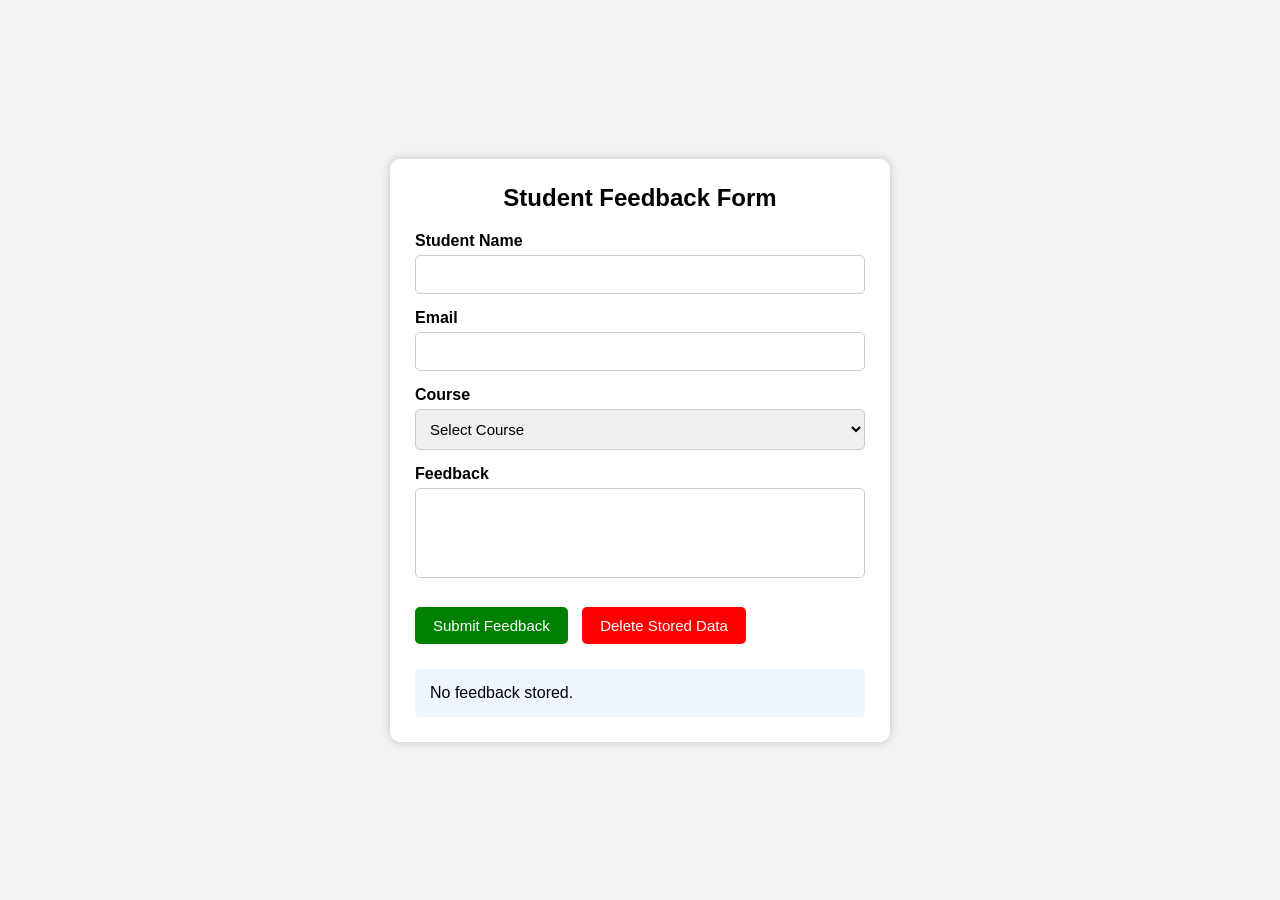
<file: assignment3/1.html>
<!DOCTYPE html>
<html lang="en">
<head>
    <meta charset="UTF-8">
    <meta name="viewport" content="width=device-width, initial-scale=1.0">
    <title>Student Feedback Form</title>
    <link rel="stylesheet" href="1.css">
</head>
<body>

<div class="container">

    <h2>Student Feedback Form</h2>

    <form id="feedbackForm">

        <div class="form-group">
            <label>Student Name</label>
            <input type="text" id="name">
            <div class="error" id="nameError"></div>
        </div>

        <div class="form-group">
            <label>Email</label>
            <input type="email" id="email">
            <div class="error" id="emailError"></div>
        </div>

        <div class="form-group">
            <label>Course</label>
            <select id="course">
                <option value="">Select Course</option>
                <option>B.Tech CSE</option>
                <option>BCA</option>
                <option>MCA</option>
                <option>M.Tech</option>
            </select>
            <div class="error" id="courseError"></div>
        </div>

        <div class="form-group">
            <label>Feedback</label>
            <textarea id="feedback" rows="4"></textarea>
            <div class="error" id="feedbackError"></div>
        </div>

        <button type="submit" class="submit-btn">Submit Feedback</button>
        <button type="button" class="delete-btn" onclick="deleteData()">
            Delete Stored Data
        </button>

    </form>

    <div class="session" id="sessionUser"></div>

    <div class="display" id="displayArea">
        No feedback stored.
    </div>

</div>

<script src="1.js"></script>

</body>
</html>
</file>
<file: assignment1/css/style.css>
/* ================================================================
   PARV — PORTFOLIO · STYLE.CSS
   Premium dark theme · Apple / Linear / Stripe inspired
   ================================================================ */


/* ----------------------------------------------------------------
   0. GOOGLE FONTS IMPORT
   ---------------------------------------------------------------- */
@import url('https://fonts.googleapis.com/css2?family=Inter:wght@300;400;500;600;700;800;900&display=swap');


/* ----------------------------------------------------------------
   1. CSS CUSTOM PROPERTIES (Design Tokens)
   ---------------------------------------------------------------- */
:root {
  /* — Colour Palette — */
  --clr-bg:            #050505;
  --clr-bg-elevated:   #0a0a0a;
  --clr-surface:       #111111;
  --clr-surface-2:     #161616;
  --clr-surface-3:     #1a1a1a;

  --clr-border:        rgba(255, 255, 255, 0.06);
  --clr-border-hover:  rgba(255, 255, 255, 0.12);
  --clr-border-active: rgba(255, 255, 255, 0.18);

  --clr-text-primary:   #f5f5f7;
  --clr-text-secondary: #a1a1aa;
  --clr-text-tertiary:  #71717a;
  --clr-text-muted:     #52525b;

  --clr-accent:         #8b5cf6;
  --clr-accent-hover:   #a78bfa;
  --clr-accent-subtle:  rgba(139, 92, 246, 0.10);
  --clr-accent-glow:    rgba(139, 92, 246, 0.25);

  --clr-success:        #22c55e;
  --clr-white:          #ffffff;

  /* — Typography — */
  --ff-sans:  'Inter', -apple-system, BlinkMacSystemFont, 'Segoe UI', Roboto, sans-serif;

  --fs-xs:     0.75rem;     /* 12px */
  --fs-sm:     0.875rem;    /* 14px */
  --fs-base:   1rem;        /* 16px */
  --fs-md:     1.125rem;    /* 18px */
  --fs-lg:     1.25rem;     /* 20px */
  --fs-xl:     1.5rem;      /* 24px */
  --fs-2xl:    2rem;        /* 32px */
  --fs-3xl:    2.5rem;      /* 40px */
  --fs-4xl:    3rem;        /* 48px */
  --fs-5xl:    3.75rem;     /* 60px */
  --fs-6xl:    4.5rem;      /* 72px */
  --fs-hero:   clamp(2.75rem, 6vw, 5.5rem);

  --fw-light:    300;
  --fw-regular:  400;
  --fw-medium:   500;
  --fw-semi:     600;
  --fw-bold:     700;
  --fw-extra:    800;

  --lh-tight:    1.1;
  --lh-snug:     1.25;
  --lh-normal:   1.5;
  --lh-relaxed:  1.7;

  --ls-tight:   -0.03em;
  --ls-normal:   0;
  --ls-wide:     0.06em;
  --ls-wider:    0.1em;

  /* — Spacing Scale — */
  --sp-1:   0.25rem;
  --sp-2:   0.5rem;
  --sp-3:   0.75rem;
  --sp-4:   1rem;
  --sp-5:   1.25rem;
  --sp-6:   1.5rem;
  --sp-8:   2rem;
  --sp-10:  2.5rem;
  --sp-12:  3rem;
  --sp-16:  4rem;
  --sp-20:  5rem;
  --sp-24:  6rem;
  --sp-32:  8rem;
  --sp-40:  10rem;
  --sp-section: clamp(5rem, 12vh, 9rem);

  /* — Layout — */
  --container-max:     1200px;
  --container-padding: clamp(1.25rem, 4vw, 3rem);

  /* — Radii — */
  --radius-sm:   6px;
  --radius-md:   10px;
  --radius-lg:   16px;
  --radius-xl:   24px;
  --radius-full: 9999px;

  /* — Shadows — */
  --shadow-sm:   0 1px 2px rgba(0,0,0,0.4);
  --shadow-md:   0 4px 16px rgba(0,0,0,0.5);
  --shadow-lg:   0 8px 32px rgba(0,0,0,0.6);
  --shadow-xl:   0 16px 64px rgba(0,0,0,0.7);
  --shadow-glow: 0 0 40px var(--clr-accent-glow);

  /* — Glass — */
  --glass-bg:     rgba(255, 255, 255, 0.03);
  --glass-blur:   16px;
  --glass-border: rgba(255, 255, 255, 0.06);

  /* — Transitions — */
  --ease-out:   cubic-bezier(0.16, 1, 0.3, 1);
  --ease-in:    cubic-bezier(0.7, 0, 0.84, 0);
  --ease-smooth: cubic-bezier(0.45, 0, 0.15, 1);
  --dur-fast:    0.2s;
  --dur-base:    0.35s;
  --dur-slow:    0.5s;
  --dur-slower:  0.7s;

  /* — Z-Index Scale — */
  --z-base:    1;
  --z-nav:     100;
  --z-overlay: 500;
  --z-loader:  1000;
  --z-cursor:  9999;
}


/* ----------------------------------------------------------------
   2. RESET & BASE
   ---------------------------------------------------------------- */
*,
*::before,
*::after {
  margin: 0;
  padding: 0;
  box-sizing: border-box;
}

html {
  scroll-behavior: smooth;
  -webkit-font-smoothing: antialiased;
  -moz-osx-font-smoothing: grayscale;
  text-rendering: optimizeLegibility;
  font-size: 100%;
}

body {
  font-family: var(--ff-sans);
  font-size: var(--fs-base);
  font-weight: var(--fw-regular);
  line-height: var(--lh-normal);
  color: var(--clr-text-primary);
  background-color: var(--clr-bg);
  overflow-x: hidden;
}

::selection {
  background: var(--clr-accent);
  color: var(--clr-white);
}

img,
video {
  display: block;
  max-width: 100%;
  height: auto;
}

a {
  color: inherit;
  text-decoration: none;
}

button {
  font: inherit;
  color: inherit;
  background: none;
  border: none;
  cursor: pointer;
  outline: none;
}

ul[role="list"],
ol[role="list"] {
  list-style: none;
}

input,
textarea {
  font: inherit;
  color: inherit;
  outline: none;
}

/* Focus-visible global */
:focus-visible {
  outline: 2px solid var(--clr-accent);
  outline-offset: 3px;
}


/* ----------------------------------------------------------------
   3. LAYOUT UTILITIES
   ---------------------------------------------------------------- */
.container {
  width: 100%;
  max-width: var(--container-max);
  margin-inline: auto;
  padding-inline: var(--container-padding);
}

.section {
  padding-block: var(--sp-section);
  position: relative;
}

.section:not(#hero) {
  content-visibility: auto;
  contain-intrinsic-size: 1px 800px;
}


/* ----------------------------------------------------------------
   4. SHARED SECTION HEADER
   ---------------------------------------------------------------- */
.section__header {
  text-align: center;
  margin-bottom: var(--sp-16);
  max-width: 640px;
  margin-inline: auto;
}

.section__label {
  display: inline-block;
  font-size: var(--fs-xs);
  font-weight: var(--fw-medium);
  letter-spacing: var(--ls-wider);
  text-transform: uppercase;
  color: var(--clr-accent);
  margin-bottom: var(--sp-4);
}

.section__title {
  font-size: clamp(var(--fs-3xl), 4vw, var(--fs-4xl));
  font-weight: var(--fw-bold);
  letter-spacing: var(--ls-tight);
  line-height: var(--lh-tight);
  color: var(--clr-text-primary);
}

.section__subtitle {
  margin-top: var(--sp-4);
  font-size: var(--fs-md);
  color: var(--clr-text-secondary);
  line-height: var(--lh-relaxed);
}


/* ----------------------------------------------------------------
   5. BUTTONS
   ---------------------------------------------------------------- */
.btn {
  display: inline-flex;
  align-items: center;
  justify-content: center;
  gap: var(--sp-2);
  padding: 0.875rem 2rem;
  font-size: var(--fs-sm);
  font-weight: var(--fw-semi);
  letter-spacing: var(--ls-wide);
  border-radius: var(--radius-full);
  transition:
    background var(--dur-base) var(--ease-out),
    color var(--dur-base) var(--ease-out),
    border-color var(--dur-base) var(--ease-out),
    box-shadow var(--dur-base) var(--ease-out),
    transform var(--dur-fast) var(--ease-out);
  cursor: pointer;
  white-space: nowrap;
  text-decoration: none;
  position: relative;
  overflow: hidden;
}

.btn::before {
  content: '';
  position: absolute;
  inset: 0;
  border-radius: inherit;
  opacity: 0;
  transition: opacity var(--dur-base) var(--ease-out);
  background: linear-gradient(
    135deg,
    rgba(255,255,255,0.1) 0%,
    transparent 50%
  );
}

.btn:hover::before {
  opacity: 1;
}

.btn:active {
  transform: scale(0.97);
}

/* Primary */
.btn--primary {
  background: var(--clr-accent);
  color: var(--clr-white);
  border: 1px solid transparent;
}

.btn--primary:hover {
  background: var(--clr-accent-hover);
  box-shadow: var(--shadow-glow);
}

/* Ghost */
.btn--ghost {
  background: transparent;
  color: var(--clr-text-primary);
  border: 1px solid var(--clr-border);
}

.btn--ghost:hover {
  border-color: var(--clr-border-hover);
  background: var(--glass-bg);
}

/* Outline */
.btn--outline {
  background: transparent;
  color: var(--clr-text-primary);
  border: 1px solid var(--clr-border);
}

.btn--outline:hover {
  border-color: var(--clr-accent);
  color: var(--clr-accent);
  box-shadow: 0 0 20px var(--clr-accent-subtle);
}


/* ----------------------------------------------------------------
   6. LOADING SCREEN (Cinematic Minimal Preloader)
   ---------------------------------------------------------------- */
.loader {
  position: fixed;
  inset: 0;
  z-index: var(--z-loader);
  display: flex;
  align-items: center;
  justify-content: center;
  background: #090909;
  overflow: hidden;
  will-change: opacity, visibility;
  transition: opacity 0.45s cubic-bezier(0.16, 1, 0.3, 1), visibility 0.45s cubic-bezier(0.16, 1, 0.3, 1);
}

.loader__glow {
  position: absolute;
  inset: 0;
  background: radial-gradient(circle at 50% 50%, rgba(139, 92, 246, 0.14) 0%, rgba(139, 92, 246, 0.03) 45%, transparent 70%);
  pointer-events: none;
  z-index: 1;
}

.loader__content {
  position: relative;
  z-index: 2;
  display: flex;
  flex-direction: column;
  align-items: center;
  justify-content: center;
  text-align: center;
  padding-inline: var(--sp-4);
  transform: translateZ(0);
}

.loader__greeting {
  font-family: 'Inter', 'Noto Sans Devanagari', -apple-system, BlinkMacSystemFont, 'Segoe UI', Roboto, sans-serif;
  font-size: clamp(3rem, 6vw, 4.25rem);
  font-weight: 700;
  color: #ffffff;
  letter-spacing: -0.02em;
  line-height: 1.1;
  text-align: center;
  margin: 0;
  opacity: 0;
  transform: translateZ(0);
  will-change: opacity, transform;
  transition: opacity 0.08s ease-out, transform 0.08s ease-out;
}

.loader__greeting.is-visible {
  opacity: 1;
  transform: translateY(0) translateZ(0);
}

.loader__greeting.is-fade-out {
  opacity: 0;
  transform: translateY(-4px) translateZ(0);
}

/* Bottom Right Loader Percentage Indicator (Big & Bold) */
.loader__percent {
  position: absolute;
  bottom: 36px;
  right: 48px;
  z-index: 3;
  font-family: var(--ff-sans);
  font-size: clamp(2.5rem, 5vw, 4rem);
  font-weight: 800;
  color: rgba(255, 255, 255, 0.85);
  letter-spacing: -0.03em;
  line-height: 1;
  font-variant-numeric: tabular-nums;
  pointer-events: none;
  transition: opacity 0.5s ease-out, transform 0.5s ease-out;
}

@media (max-width: 768px) {
  .loader__percent {
    bottom: 24px;
    right: 24px;
    font-size: clamp(1.75rem, 6vw, 2.5rem);
  }
}

/* Exit Transition */
.loader.is-exiting {
  opacity: 0;
  visibility: hidden;
  pointer-events: none;
  transition: opacity 0.5s cubic-bezier(0.16, 1, 0.3, 1), visibility 0.5s cubic-bezier(0.16, 1, 0.3, 1);
}

.loader.is-exiting .loader__greeting {
  transform: translateY(-18px) translateZ(0);
  opacity: 0;
  transition: transform 0.5s cubic-bezier(0.16, 1, 0.3, 1), opacity 0.5s cubic-bezier(0.16, 1, 0.3, 1);
}

.loader.is-exiting .loader__percent {
  opacity: 0;
  transform: translateY(-10px);
  transition: opacity 0.5s ease-out, transform 0.5s ease-out;
}


/* ----------------------------------------------------------------
   7. HEADER / NAVIGATION
   ---------------------------------------------------------------- */
.header {
  position: fixed;
  top: 0;
  left: 0;
  right: 0;
  z-index: var(--z-nav);
  padding-block: var(--sp-4);
  background: rgba(5, 5, 5, 0.7);
  -webkit-backdrop-filter: saturate(180%) blur(20px);
          backdrop-filter: saturate(180%) blur(20px);
  border-bottom: 1px solid var(--clr-border);
  transition: background var(--dur-base) var(--ease-out);
}

.header__inner {
  display: flex;
  align-items: center;
  justify-content: space-between;
}

/* Logo */
.nav__logo {
  text-decoration: none;
  display: inline-flex;
  align-items: center;
}

.nav__logo-text {
  font-size: var(--fs-xl);
  font-weight: var(--fw-bold);
  letter-spacing: var(--ls-tight);
  color: var(--clr-text-primary);
}

.nav__logo-dot {
  color: var(--clr-accent);
}

/* Nav Links */
.nav__list {
  display: flex;
  align-items: center;
  gap: var(--sp-1);
}

.nav__link {
  display: inline-block;
  padding: var(--sp-2) var(--sp-3);
  font-size: var(--fs-sm);
  font-weight: var(--fw-medium);
  color: var(--clr-text-secondary);
  border-radius: var(--radius-sm);
  transition:
    color var(--dur-fast) var(--ease-out),
    background var(--dur-fast) var(--ease-out);
  position: relative;
}

.nav__link::after {
  content: '';
  position: absolute;
  bottom: 0;
  left: 50%;
  width: 0;
  height: 1px;
  background: var(--clr-accent);
  transition: width var(--dur-base) var(--ease-out), left var(--dur-base) var(--ease-out);
}

.nav__link:hover {
  color: var(--clr-text-primary);
}

.nav__link:hover::after {
  width: 60%;
  left: 20%;
}

/* Nav Actions */
.nav__actions {
  display: flex;
  align-items: center;
  gap: var(--sp-4);
}

.nav__cta {
  display: inline-flex;
  align-items: center;
  padding: 0.55rem 1.35rem;
  font-size: var(--fs-sm);
  font-weight: var(--fw-semi);
  color: var(--clr-white);
  background: var(--clr-accent);
  border-radius: var(--radius-full);
  transition:
    background var(--dur-base) var(--ease-out),
    box-shadow var(--dur-base) var(--ease-out),
    transform var(--dur-fast) var(--ease-out);
}

.nav__cta:hover {
  background: var(--clr-accent-hover);
  box-shadow: var(--shadow-glow);
}

.nav__cta:active {
  transform: scale(0.97);
}

/* Hamburger Toggle */
.nav__toggle {
  display: none;
  flex-direction: column;
  justify-content: center;
  gap: 5px;
  width: 28px;
  height: 28px;
  cursor: pointer;
}

.nav__toggle-line {
  display: block;
  width: 100%;
  height: 1.5px;
  background: var(--clr-text-primary);
  border-radius: var(--radius-full);
  transition: transform var(--dur-base) var(--ease-out), opacity var(--dur-fast);
}

/* Mobile Overlay */
.nav__mobile-overlay {
  display: none;
  position: fixed;
  inset: 0;
  top: 65px;
  z-index: calc(var(--z-nav) - 1);
  background: rgba(5, 5, 5, 0.95);
  -webkit-backdrop-filter: blur(30px);
          backdrop-filter: blur(30px);
  padding: var(--sp-12) var(--container-padding);
}

.nav__mobile-list {
  display: flex;
  flex-direction: column;
  gap: var(--sp-2);
  list-style: none;
}

.nav__mobile-link {
  display: block;
  padding: var(--sp-4) 0;
  font-size: var(--fs-3xl);
  font-weight: var(--fw-semi);
  color: var(--clr-text-secondary);
  border-bottom: 1px solid var(--clr-border);
  transition: color var(--dur-fast) var(--ease-out), padding-left var(--dur-base) var(--ease-out);
}

.nav__mobile-link:hover {
  color: var(--clr-text-primary);
  padding-left: var(--sp-4);
}


/* ----------------------------------------------------------------
   8. HERO SECTION (Calm & Luxurious Editorial Landing)
   ---------------------------------------------------------------- */
.hero {
  height: 100vh;
  min-height: 100dvh;
  max-height: 100vh;
  display: flex;
  align-items: center;
  justify-content: center;
  padding-block: 0;
  position: relative;
  overflow: hidden;
}

/* Fullscreen Background Image Container */
.hero__bg-wrap {
  position: absolute;
  inset: 0;
  z-index: 1;
  overflow: hidden;
  opacity: 0;
  transition: opacity 1.0s ease-out;
}

body.is-loaded .hero__bg-wrap {
  opacity: 1;
}

.hero__bg-img {
  width: 100%;
  height: 100%;
  object-fit: cover;
  object-position: center bottom;
  image-rendering: -webkit-optimize-contrast;
  image-rendering: crisp-edges;
  filter: contrast(1.05) brightness(1.05);
  transform: translateZ(0);
  will-change: transform;
  backface-visibility: hidden;
  -webkit-backface-visibility: hidden;
}

.hero__grain-overlay {
  position: absolute;
  inset: 0;
  pointer-events: none;
  opacity: 0.16;
  background-image: radial-gradient(rgba(255, 255, 255, 0.2) 1px, transparent 0);
  background-size: 3px 3px;
  z-index: 2;
}

.hero__bg-overlay {
  position: absolute;
  inset: 0;
  background: radial-gradient(circle at 50% 50%, rgba(5, 5, 5, 0.05) 0%, rgba(5, 5, 5, 0.65) 100%);
  pointer-events: none;
  z-index: 3;
}

/* Floating Glassmorphism Hero Navigation */
.hero__nav-floating {
  position: fixed;
  top: 24px;
  left: 50%;
  transform: translateX(-50%);
  z-index: calc(var(--z-nav) + 5);
  transition: opacity 0.4s var(--ease-out), transform 0.4s var(--ease-out), visibility 0.4s;
}

.hero__nav-floating.is-hidden {
  opacity: 0;
  visibility: hidden;
  transform: translate(-50%, -15px);
  pointer-events: none;
}

.hero__nav-pill {
  display: flex;
  align-items: center;
  gap: 4px;
  padding: 6px 10px;
  background: rgba(15, 15, 15, 0.75);
  border: 1px solid rgba(255, 255, 255, 0.12);
  border-radius: var(--radius-full);
  box-shadow: 0 10px 30px rgba(0, 0, 0, 0.6), 0 0 25px rgba(139, 92, 246, 0.15);
  -webkit-backdrop-filter: blur(20px) saturate(180%);
          backdrop-filter: blur(20px) saturate(180%);
  list-style: none;
}

.hero__nav-link {
  display: inline-block;
  padding: 0.5rem 1.1rem;
  font-size: var(--fs-xs);
  font-weight: var(--fw-semi);
  letter-spacing: var(--ls-wide);
  color: rgba(255, 255, 255, 0.85);
  border-radius: var(--radius-full);
  transition: color var(--dur-fast) var(--ease-out), background var(--dur-fast) var(--ease-out);
  text-decoration: none;
}

.hero__nav-link:hover {
  color: var(--clr-white);
  background: rgba(255, 255, 255, 0.1);
}

.hero__nav-link.is-active {
  color: var(--clr-white);
  background: var(--clr-accent);
}

.hero__nav-cta {
  display: inline-block;
  padding: 0.5rem 1.25rem;
  font-size: var(--fs-xs);
  font-weight: var(--fw-semi);
  letter-spacing: var(--ls-wide);
  color: var(--clr-white);
  background: var(--clr-accent);
  border-radius: var(--radius-full);
  transition: background var(--dur-fast) var(--ease-out), box-shadow var(--dur-fast) var(--ease-out);
  text-decoration: none;
  margin-left: 4px;
}

.hero__nav-cta:hover {
  background: var(--clr-accent-hover);
  box-shadow: 0 0 15px var(--clr-accent-glow);
}

/* Centered Content Container */
.hero__inner {
  text-align: center;
  max-width: 780px;
  position: relative;
  z-index: 5;
  margin-inline: auto;
  display: flex;
  flex-direction: column;
  align-items: center;
  padding-inline: var(--container-padding);
  will-change: transform, opacity;
}

/* Top Label */
.hero__label {
  font-size: var(--fs-xs);
  font-weight: var(--fw-bold);
  letter-spacing: 0.28em;
  text-transform: uppercase;
  color: var(--clr-accent);
  margin-bottom: var(--sp-3);
  display: inline-block;
  text-align: center;
  opacity: 0;
  transform: translateY(10px);
  transition: opacity 0.6s ease-out 0.2s, transform 0.6s ease-out 0.2s;
}

body.is-loaded .hero__label {
  opacity: 1;
  transform: translateY(0);
}

/* Main Name (Solid Bold + Luxury Display Serif) */
.hero__name {
  font-size: clamp(3.4rem, 6.5vw, 5.5rem);
  line-height: 1.0;
  margin-bottom: var(--sp-3);
  display: flex;
  align-items: baseline;
  justify-content: center;
  gap: 0.25em;
  opacity: 0;
  transform: translateY(12px);
  transition: opacity 0.6s ease-out 0.35s, transform 0.6s ease-out 0.35s;
}

body.is-loaded .hero__name {
  opacity: 1;
  transform: translateY(0);
}

.hero__name-solid {
  font-family: 'Plus Jakarta Sans', var(--ff-sans);
  font-weight: 900;
  color: #ffffff;
  letter-spacing: -0.03em;
  text-transform: uppercase;
}

.hero__name-serif {
  font-family: 'Instrument Serif', Georgia, serif;
  font-style: italic;
  font-weight: 400;
  color: #ffffff;
  letter-spacing: -0.01em;
  text-shadow: 0 0 35px rgba(139, 92, 246, 0.4);
  text-transform: uppercase;
}

/* Headline */
.hero__title {
  font-size: clamp(1.2rem, 2.2vw, 1.65rem);
  font-weight: var(--fw-semibold);
  letter-spacing: -0.01em;
  line-height: 1.35;
  color: var(--clr-white);
  margin-bottom: var(--sp-4);
  text-align: center;
  opacity: 0;
  transform: translateY(12px);
  transition: opacity 0.6s ease-out 0.5s, transform 0.6s ease-out 0.5s;
}

body.is-loaded .hero__title {
  opacity: 1;
  transform: translateY(0);
}

.hero__title-serif-accent {
  font-family: 'Instrument Serif', Georgia, serif;
  font-style: italic;
  font-weight: 400;
  color: #c4b5fd;
  font-size: 1.15em;
  text-shadow: 0 0 25px rgba(167, 139, 250, 0.35);
}

/* Subtitle / Description */
.hero__subtitle {
  font-size: clamp(0.88rem, 1.2vw, 1.05rem);
  font-weight: var(--fw-regular);
  color: var(--clr-text-secondary);
  line-height: var(--lh-relaxed);
  max-width: 580px;
  margin-inline: auto;
  margin-bottom: var(--sp-6);
  text-align: center;
  opacity: 0;
  transition: opacity 0.6s ease-out 0.65s;
}

body.is-loaded .hero__subtitle {
  opacity: 1;
}

/* Hero Actions */
.hero__actions {
  display: flex;
  align-items: center;
  justify-content: center;
  gap: var(--sp-4);
  flex-wrap: wrap;
  opacity: 0;
  transform: translateY(10px);
  transition: opacity 0.6s ease-out 0.8s, transform 0.6s ease-out 0.8s;
  width: 100%;
}

body.is-loaded .hero__actions {
  opacity: 1;
  transform: translateY(0);
}

/* Title */
.hero__title {
  font-size: var(--fs-hero);
  font-weight: var(--fw-extra);
  letter-spacing: -0.04em;
  line-height: 1.08;
  color: var(--clr-white);
  margin-bottom: var(--sp-6);
  opacity: 0;
  transform: translateY(25px);
  transition: opacity 0.8s ease-out 0.4s, transform 0.8s ease-out 0.4s;
}

body.is-loaded .hero__title {
  opacity: 1;
  transform: translateY(0);
}

.hero__title-accent {
  font-style: normal;
  background: linear-gradient(135deg, var(--clr-accent) 0%, var(--clr-accent-hover) 50%, #c4b5fd 100%);
  -webkit-background-clip: text;
  -webkit-text-fill-color: transparent;
  background-clip: text;
}

/* Subtitle Block */
.hero__subtitle-wrap {
  display: flex;
  flex-direction: column;
  align-items: center;
  gap: var(--sp-3);
  margin-bottom: var(--sp-10);
  opacity: 0;
  transition: opacity 0.8s ease-out 0.7s;
}

body.is-loaded .hero__subtitle-wrap {
  opacity: 1;
}

.hero__tagline-label {
  font-size: var(--fs-xs);
  font-weight: var(--fw-semibold);
  letter-spacing: var(--ls-widest);
  text-transform: uppercase;
  color: var(--clr-accent);
}

.hero__subtitle {
  font-size: clamp(var(--fs-md), 2vw, var(--fs-lg));
  font-weight: var(--fw-regular);
  color: var(--clr-text-secondary);
  line-height: var(--lh-relaxed);
  max-width: 720px;
  margin-inline: auto;
}

/* Hero Actions */
.hero__actions {
  display: flex;
  align-items: center;
  justify-content: center;
  gap: var(--sp-4);
  flex-wrap: wrap;
  opacity: 0;
  transform: translateY(15px);
  transition: opacity 0.8s ease-out 0.9s, transform 0.8s ease-out 0.9s;
}

body.is-loaded .hero__actions {
  opacity: 1;
  transform: translateY(0);
}

/* Scroll Cue */
.hero__scroll-cue {
  position: absolute;
  bottom: var(--sp-8);
  left: 50%;
  transform: translateX(-50%);
  display: flex;
  flex-direction: column;
  align-items: center;
  gap: var(--sp-3);
  z-index: 3;
}

.hero__scroll-text {
  font-size: var(--fs-xs);
  font-weight: var(--fw-medium);
  letter-spacing: var(--ls-wider);
  text-transform: uppercase;
  color: var(--clr-text-muted);
}

.hero__scroll-line {
  display: block;
  width: 1px;
  height: 48px;
  background: linear-gradient(to bottom, var(--clr-text-muted), transparent);
  animation: scroll-line 2s var(--ease-smooth) infinite;
}

@keyframes scroll-line {
  0%   { opacity: 0; transform: scaleY(0); transform-origin: top; }
  50%  { opacity: 1; transform: scaleY(1); transform-origin: top; }
  51%  { transform-origin: bottom; }
  100% { opacity: 0; transform: scaleY(0); transform-origin: bottom; }
}


/* ----------------------------------------------------------------
   9. ABOUT SECTION
   ---------------------------------------------------------------- */
.about__grid {
  display: grid;
  grid-template-columns: 1fr 1.3fr;
  gap: var(--sp-16);
  align-items: center;
}

.about__portrait {
  position: relative;
  border-radius: var(--radius-xl);
  overflow: hidden;
  box-shadow: var(--shadow-lg), 0 0 30px rgba(139, 92, 246, 0.08);
  aspect-ratio: 3 / 4.2;
  max-height: 560px;
}

.about__portrait::after {
  content: '';
  position: absolute;
  inset: 0;
  border-radius: inherit;
  border: 1px solid rgba(255, 255, 255, 0.12);
  transition: border-color var(--dur-base) var(--ease-out);
  pointer-events: none;
}

.about__portrait:hover::after {
  border-color: rgba(139, 92, 246, 0.4);
}

.about__portrait-img {
  width: 100%;
  height: 100%;
  object-fit: cover;
  object-position: center 30%;
  border-radius: inherit;
  background: var(--clr-surface);
  filter: contrast(1.05) brightness(1.02);
  transition: transform var(--dur-slow) var(--ease-out), filter var(--dur-base);
}

.about__portrait:hover .about__portrait-img {
  transform: scale(1.03);
  filter: contrast(1.08) brightness(1.05);
}

.about__content {
  display: flex;
  flex-direction: column;
  gap: var(--sp-6);
}

.about__text {
  font-size: var(--fs-md);
  color: var(--clr-text-secondary);
  line-height: var(--lh-relaxed);
}

/* Stats Row */
.about__stats {
  display: flex;
  gap: var(--sp-10);
  margin-top: var(--sp-4);
}

.about__stat {
  display: flex;
  flex-direction: column;
  gap: var(--sp-1);
}

.about__stat-number {
  font-size: var(--fs-3xl);
  font-weight: var(--fw-bold);
  letter-spacing: var(--ls-tight);
  color: var(--clr-text-primary);
  line-height: 1;
}

.about__stat-label {
  font-size: var(--fs-xs);
  font-weight: var(--fw-medium);
  letter-spacing: var(--ls-wide);
  text-transform: uppercase;
  color: var(--clr-text-tertiary);
}


/* ----------------------------------------------------------------
   10. SKILLS SECTION
   ---------------------------------------------------------------- */
.skills__grid {
  display: grid;
  grid-template-columns: repeat(2, 1fr);
  gap: var(--sp-6);
}

.skills__card {
  background: var(--clr-surface);
  border: 1px solid var(--clr-border);
  border-radius: var(--radius-lg);
  padding: var(--sp-8);
  display: flex;
  flex-direction: column;
  gap: var(--sp-5);
  transition:
    border-color var(--dur-base) var(--ease-out),
    background var(--dur-base) var(--ease-out),
    transform var(--dur-base) var(--ease-out),
    box-shadow var(--dur-base) var(--ease-out);
  position: relative;
  overflow: hidden;
}

/* Subtle gradient overlay on hover */
.skills__card::before {
  content: '';
  position: absolute;
  inset: 0;
  background: linear-gradient(135deg, var(--clr-accent-subtle) 0%, transparent 60%);
  opacity: 0;
  transition: opacity var(--dur-slow) var(--ease-out);
  pointer-events: none;
}

.skills__card:hover {
  border-color: var(--clr-border-hover);
  transform: translateY(-4px);
  box-shadow: var(--shadow-lg);
}

.skills__card:hover::before {
  opacity: 1;
}

.skills__card-icon {
  width: 48px;
  height: 48px;
  display: flex;
  align-items: center;
  justify-content: center;
  background: var(--clr-accent-subtle);
  border-radius: var(--radius-md);
  color: var(--clr-accent);
  font-size: var(--fs-xl);
}

.skills__card-title {
  font-size: var(--fs-lg);
  font-weight: var(--fw-semi);
  color: var(--clr-text-primary);
  letter-spacing: var(--ls-tight);
}

.skills__tag-list {
  display: flex;
  flex-wrap: wrap;
  gap: var(--sp-2);
}

.skills__tag {
  padding: var(--sp-1) var(--sp-3);
  font-size: var(--fs-xs);
  font-weight: var(--fw-medium);
  color: var(--clr-text-secondary);
  background: var(--clr-surface-2);
  border: 1px solid var(--clr-border);
  border-radius: var(--radius-full);
  transition:
    border-color var(--dur-fast) var(--ease-out),
    color var(--dur-fast) var(--ease-out),
    background var(--dur-fast) var(--ease-out);
}

.skills__tag:hover {
  border-color: var(--clr-accent);
  color: var(--clr-accent);
  background: var(--clr-accent-subtle);
}


/* ----------------------------------------------------------------
   11. PROJECTS SECTION
   ---------------------------------------------------------------- */
/* Filters */
.projects__filters {
  display: flex;
  align-items: center;
  justify-content: center;
  gap: var(--sp-2);
  margin-bottom: var(--sp-12);
}

.projects__filter {
  padding: var(--sp-2) var(--sp-5);
  font-size: var(--fs-sm);
  font-weight: var(--fw-medium);
  color: var(--clr-text-tertiary);
  border: 1px solid transparent;
  border-radius: var(--radius-full);
  transition:
    color var(--dur-fast) var(--ease-out),
    background var(--dur-fast) var(--ease-out),
    border-color var(--dur-fast) var(--ease-out);
}

.projects__filter:hover {
  color: var(--clr-text-secondary);
  background: var(--glass-bg);
}

.projects__filter.is-active {
  color: var(--clr-text-primary);
  background: var(--clr-surface);
  border-color: var(--clr-border);
}

/* Grid */
.projects__grid {
  display: grid;
  grid-template-columns: repeat(2, 1fr);
  gap: var(--sp-8);
}

/* Card */
.projects__card {
  background: var(--clr-surface);
  border: 1px solid var(--clr-border);
  border-radius: var(--radius-xl);
  overflow: hidden;
  transition:
    border-color var(--dur-base) var(--ease-out),
    transform var(--dur-base) var(--ease-out),
    box-shadow var(--dur-base) var(--ease-out);
}

.projects__card:hover {
  border-color: var(--clr-border-hover);
  transform: translateY(-6px);
  box-shadow: var(--shadow-xl);
}

.projects__card-media {
  position: relative;
  overflow: hidden;
  aspect-ratio: 16 / 10;
  background: var(--clr-surface-2);
}

.projects__card-img {
  width: 100%;
  height: 100%;
  object-fit: cover;
  transition: transform var(--dur-slow) var(--ease-out);
}

.projects__card:hover .projects__card-img {
  transform: scale(1.05);
}

.projects__card-body {
  padding: var(--sp-6) var(--sp-6) var(--sp-8);
  display: flex;
  flex-direction: column;
  gap: var(--sp-3);
}

.projects__card-year {
  font-size: var(--fs-xs);
  font-weight: var(--fw-medium);
  letter-spacing: var(--ls-wide);
  color: var(--clr-accent);
}

.projects__card-title {
  font-size: var(--fs-xl);
  font-weight: var(--fw-semi);
  color: var(--clr-text-primary);
  letter-spacing: var(--ls-tight);
}

.projects__card-desc {
  font-size: var(--fs-sm);
  color: var(--clr-text-secondary);
  line-height: var(--lh-relaxed);
}

.projects__card-tags {
  display: flex;
  flex-wrap: wrap;
  gap: var(--sp-2);
  margin-top: var(--sp-1);
}

.projects__card-tag {
  padding: 3px var(--sp-3);
  font-size: var(--fs-xs);
  font-weight: var(--fw-medium);
  color: var(--clr-text-tertiary);
  background: var(--clr-surface-2);
  border: 1px solid var(--clr-border);
  border-radius: var(--radius-full);
}

.projects__card-links {
  display: flex;
  gap: var(--sp-4);
  margin-top: var(--sp-2);
}

.projects__card-link {
  font-size: var(--fs-sm);
  font-weight: var(--fw-semi);
  color: var(--clr-text-secondary);
  position: relative;
  transition: color var(--dur-fast) var(--ease-out);
}

.projects__card-link::after {
  content: '';
  position: absolute;
  bottom: -2px;
  left: 0;
  width: 0;
  height: 1px;
  background: var(--clr-accent);
  transition: width var(--dur-base) var(--ease-out);
}

.projects__card-link:hover {
  color: var(--clr-accent);
}

.projects__card-link:hover::after {
  width: 100%;
}

/* More CTA */
.projects__more {
  text-align: center;
  margin-top: var(--sp-12);
}


/* ----------------------------------------------------------------
   12. RESEARCH SECTION
   ---------------------------------------------------------------- */
.research__list {
  display: flex;
  flex-direction: column;
  gap: 0;
  border-top: 1px solid var(--clr-border);
}

.research__item {
  display: grid;
  grid-template-columns: 200px 1fr;
  gap: var(--sp-8);
  padding: var(--sp-8) 0;
  border-bottom: 1px solid var(--clr-border);
  transition: background var(--dur-base) var(--ease-out);
  position: relative;
}

.research__item::before {
  content: '';
  position: absolute;
  inset: 0 calc(-1 * var(--container-padding));
  background: transparent;
  transition: background var(--dur-base) var(--ease-out);
  border-radius: var(--radius-md);
  z-index: -1;
}

.research__item:hover::before {
  background: var(--clr-surface);
}

.research__item-meta {
  display: flex;
  flex-direction: column;
  gap: var(--sp-2);
  padding-top: var(--sp-1);
}

.research__item-date {
  font-size: var(--fs-sm);
  font-weight: var(--fw-medium);
  color: var(--clr-text-tertiary);
}

.research__item-venue {
  font-size: var(--fs-xs);
  font-weight: var(--fw-medium);
  letter-spacing: var(--ls-wide);
  text-transform: uppercase;
  color: var(--clr-accent);
}

.research__item-body {
  display: flex;
  flex-direction: column;
  gap: var(--sp-3);
}

.research__item-title {
  font-size: var(--fs-lg);
  font-weight: var(--fw-semi);
  color: var(--clr-text-primary);
  line-height: var(--lh-snug);
}

.research__item-link {
  transition: color var(--dur-fast) var(--ease-out);
}

.research__item-link:hover {
  color: var(--clr-accent-hover);
}

.research__item-abstract {
  font-size: var(--fs-sm);
  color: var(--clr-text-secondary);
  line-height: var(--lh-relaxed);
}

.research__item-tags {
  display: flex;
  flex-wrap: wrap;
  gap: var(--sp-2);
  margin-top: var(--sp-1);
}

.research__item-tag {
  padding: 3px var(--sp-3);
  font-size: var(--fs-xs);
  font-weight: var(--fw-medium);
  color: var(--clr-text-tertiary);
  background: var(--clr-surface-2);
  border: 1px solid var(--clr-border);
  border-radius: var(--radius-full);
}


/* ----------------------------------------------------------------
   13. BEYOND ENGINEERING (2x2 Balanced Responsive Grid)
   ---------------------------------------------------------------- */
.creative__gallery {
  display: grid;
  grid-template-columns: repeat(2, 1fr);
  gap: var(--sp-8);
  margin-top: var(--sp-12);
}

.creative__item {
  position: relative;
  background: var(--clr-surface);
  border: 1px solid var(--clr-border);
  border-radius: var(--radius-xl);
  padding: var(--sp-8);
  display: flex;
  flex-direction: column;
  height: 100%;
  transition:
    border-color var(--dur-base) var(--ease-out),
    transform var(--dur-base) var(--ease-out),
    box-shadow var(--dur-base) var(--ease-out);
  overflow: hidden;
}

.creative__item:hover {
  border-color: var(--clr-border-hover);
  transform: translateY(-6px);
  box-shadow: var(--shadow-xl), 0 0 35px var(--clr-accent-glow);
}

.creative__card-content {
  display: flex;
  flex-direction: column;
  flex: 1;
  gap: var(--sp-3);
}

.creative__card-category {
  font-size: var(--fs-xs);
  font-weight: var(--fw-medium);
  letter-spacing: var(--ls-wider);
  text-transform: uppercase;
  color: var(--clr-accent);
}

.creative__item-title {
  font-size: var(--fs-xl);
  font-weight: var(--fw-semi);
  color: var(--clr-text-primary);
  letter-spacing: var(--ls-tight);
}

.creative__item-desc {
  font-size: var(--fs-sm);
  color: var(--clr-text-secondary);
  line-height: var(--lh-relaxed);
  margin-bottom: var(--sp-4);
}

.creative__item-btn {
  margin-top: auto;
  align-self: flex-start;
  display: inline-flex;
  align-items: center;
  gap: var(--sp-2);
  padding: 0.7rem 1.5rem;
  font-size: var(--fs-xs);
  font-weight: var(--fw-semi);
  letter-spacing: var(--ls-wide);
  color: var(--clr-text-primary);
  background: var(--clr-surface-2);
  border: 1px solid var(--clr-border);
  border-radius: var(--radius-full);
  transition:
    border-color var(--dur-fast) var(--ease-out),
    color var(--dur-fast) var(--ease-out),
    background var(--dur-fast) var(--ease-out),
    transform var(--dur-fast) var(--ease-out),
    box-shadow var(--dur-fast) var(--ease-out);
  text-decoration: none;
}

.creative__item-btn:hover {
  border-color: var(--clr-accent);
  color: var(--clr-accent);
  background: var(--clr-accent-subtle);
  transform: translateX(4px);
  box-shadow: 0 0 15px var(--clr-accent-glow);
}


/* ----------------------------------------------------------------
   14. CERTIFICATIONS & RECOGNITION (Symmetrical 3x2 Grid)
   ---------------------------------------------------------------- */
.achievements__grid {
  display: grid;
  grid-template-columns: repeat(3, 1fr);
  gap: var(--sp-8);
  margin-top: var(--sp-12);
}

.achievements__card {
  background: var(--clr-surface);
  border: 1px solid var(--clr-border);
  border-radius: var(--radius-xl);
  padding: var(--sp-8);
  display: flex;
  flex-direction: column;
  gap: var(--sp-4);
  height: 100%;
  transition:
    border-color var(--dur-base) var(--ease-out),
    transform var(--dur-base) var(--ease-out),
    box-shadow var(--dur-base) var(--ease-out);
  position: relative;
  overflow: hidden;
}

.achievements__card::after {
  content: '';
  position: absolute;
  top: 0;
  left: 0;
  right: 0;
  height: 2px;
  background: linear-gradient(90deg, transparent, var(--clr-accent), transparent);
  opacity: 0;
  transition: opacity var(--dur-base) var(--ease-out);
}

.achievements__card:hover {
  border-color: var(--clr-border-hover);
  transform: translateY(-6px);
  box-shadow: var(--shadow-xl), 0 0 35px var(--clr-accent-glow);
}

.achievements__card:hover::after {
  opacity: 1;
}

.achievements__card-icon {
  width: 44px;
  height: 44px;
  display: flex;
  align-items: center;
  justify-content: center;
  background: var(--clr-accent-subtle);
  border-radius: var(--radius-md);
  color: var(--clr-accent);
  flex-shrink: 0;
}

.achievements__card-title {
  font-size: var(--fs-lg);
  font-weight: var(--fw-semi);
  color: var(--clr-text-primary);
  line-height: var(--lh-snug);
  letter-spacing: var(--ls-tight);
}

.achievements__card-desc {
  font-size: var(--fs-sm);
  color: var(--clr-text-secondary);
  line-height: var(--lh-relaxed);
  flex: 1;
}

.achievements__badges {
  display: flex;
  flex-wrap: wrap;
  gap: var(--sp-2);
  margin-top: var(--sp-1);
}

.achievements__badge {
  font-size: var(--fs-xs);
  font-weight: var(--fw-semi);
  color: var(--clr-accent);
  background: var(--clr-accent-subtle);
  border: 1px solid var(--clr-border);
  padding: 4px var(--sp-3);
  border-radius: var(--radius-full);
}

.achievements__card-date {
  margin-top: auto;
  font-size: var(--fs-xs);
  font-weight: var(--fw-medium);
  color: var(--clr-text-muted);
  letter-spacing: var(--ls-wide);
}


/* ----------------------------------------------------------------
   15. CONTACT SECTION
   ---------------------------------------------------------------- */
.contact__grid {
  display: grid;
  grid-template-columns: 1.4fr 1fr;
  gap: var(--sp-16);
  align-items: start;
}

/* Form */
.contact__form {
  display: flex;
  flex-direction: column;
  gap: var(--sp-6);
}

.contact__form-group {
  display: flex;
  flex-direction: column;
  gap: var(--sp-2);
}

.contact__label {
  font-size: var(--fs-sm);
  font-weight: var(--fw-medium);
  color: var(--clr-text-secondary);
  letter-spacing: var(--ls-wide);
}

.contact__input,
.contact__textarea {
  width: 100%;
  padding: var(--sp-4);
  font-size: var(--fs-base);
  color: var(--clr-text-primary);
  background: var(--clr-surface);
  border: 1px solid var(--clr-border);
  border-radius: var(--radius-md);
  transition:
    border-color var(--dur-fast) var(--ease-out),
    box-shadow var(--dur-fast) var(--ease-out),
    background var(--dur-fast) var(--ease-out);
}

.contact__input::placeholder,
.contact__textarea::placeholder {
  color: var(--clr-text-muted);
}

.contact__input:focus,
.contact__textarea:focus {
  border-color: var(--clr-accent);
  box-shadow: 0 0 0 3px var(--clr-accent-subtle);
  background: var(--clr-surface-2);
  outline: none;
}

.contact__textarea {
  resize: vertical;
  min-height: 140px;
}

.contact__submit {
  align-self: flex-start;
}

.contact__form-status {
  font-size: var(--fs-sm);
  font-weight: var(--fw-medium);
  min-height: var(--sp-6);
}

/* Contact Info Sidebar */
.contact__info {
  display: flex;
  flex-direction: column;
  gap: var(--sp-10);
  padding-top: var(--sp-2);
}

.contact__info-block {
  display: flex;
  flex-direction: column;
  gap: var(--sp-2);
}

.contact__info-title {
  font-size: var(--fs-xs);
  font-weight: var(--fw-medium);
  letter-spacing: var(--ls-wider);
  text-transform: uppercase;
  color: var(--clr-text-muted);
}

.contact__info-link {
  font-size: var(--fs-md);
  font-weight: var(--fw-medium);
  color: var(--clr-text-primary);
  transition: color var(--dur-fast) var(--ease-out);
}

.contact__info-link:hover {
  color: var(--clr-accent);
}

.contact__info-text {
  font-size: var(--fs-md);
  color: var(--clr-text-secondary);
}

.contact__socials {
  display: flex;
  flex-direction: column;
  gap: var(--sp-3);
}

.contact__social-link {
  display: inline-flex;
  align-items: center;
  gap: var(--sp-3);
  font-size: var(--fs-base);
  font-weight: var(--fw-medium);
  color: var(--clr-text-secondary);
  transition: color var(--dur-fast) var(--ease-out), transform var(--dur-fast) var(--ease-out);
}

.contact__social-link:hover {
  color: var(--clr-text-primary);
  transform: translateX(4px);
}


/* ----------------------------------------------------------------
   16. FOOTER
   ---------------------------------------------------------------- */
.footer {
  border-top: 1px solid var(--clr-border);
  padding-block: var(--sp-12);
  position: relative;
}

.footer__top {
  display: flex;
  align-items: center;
  justify-content: space-between;
}

.footer__logo {
  font-size: var(--fs-xl);
  font-weight: var(--fw-bold);
  color: var(--clr-text-primary);
  letter-spacing: var(--ls-tight);
  transition: opacity var(--dur-fast) var(--ease-out);
}

.footer__logo:hover {
  opacity: 0.7;
}

.footer__logo-dot {
  color: var(--clr-accent);
}

.footer__nav-list {
  display: flex;
  gap: var(--sp-6);
}

.footer__nav-link {
  font-size: var(--fs-sm);
  font-weight: var(--fw-medium);
  color: var(--clr-text-tertiary);
  transition: color var(--dur-fast) var(--ease-out);
}

.footer__nav-link:hover {
  color: var(--clr-text-primary);
}

.footer__divider {
  border: none;
  height: 1px;
  background: var(--clr-border);
  margin-block: var(--sp-8);
}

.footer__bottom {
  display: flex;
  align-items: center;
  justify-content: space-between;
}

.footer__copyright,
.footer__credit {
  font-size: var(--fs-sm);
  color: var(--clr-text-muted);
}

/* Back to Top */
.footer__back-to-top {
  position: fixed;
  bottom: var(--sp-8);
  right: var(--sp-8);
  width: 44px;
  height: 44px;
  display: flex;
  align-items: center;
  justify-content: center;
  background: var(--clr-surface);
  border: 1px solid var(--clr-border);
  border-radius: var(--radius-full);
  color: var(--clr-text-secondary);
  font-size: var(--fs-lg);
  transition:
    border-color var(--dur-fast) var(--ease-out),
    background var(--dur-fast) var(--ease-out),
    color var(--dur-fast) var(--ease-out),
    transform var(--dur-base) var(--ease-out),
    box-shadow var(--dur-base) var(--ease-out);
  z-index: var(--z-base);
}

.footer__back-to-top:hover {
  border-color: var(--clr-accent);
  color: var(--clr-accent);
  transform: translateY(-3px);
  box-shadow: var(--shadow-glow);
}


/* ----------------------------------------------------------------
   17. CUSTOM CURSOR
   ---------------------------------------------------------------- */
.cursor {
  display: none;       /* Enable via JS later */
  position: fixed;
  top: 0;
  left: 0;
  z-index: var(--z-cursor);
  pointer-events: none;
}

.cursor__dot {
  width: 6px;
  height: 6px;
  background: var(--clr-accent);
  border-radius: 50%;
  position: absolute;
  top: -3px;
  left: -3px;
}

.cursor__ring {
  width: 36px;
  height: 36px;
  border: 1.5px solid rgba(139, 92, 246, 0.4);
  border-radius: 50%;
  position: absolute;
  top: -18px;
  left: -18px;
  transition:
    width var(--dur-base) var(--ease-out),
    height var(--dur-base) var(--ease-out),
    top var(--dur-base) var(--ease-out),
    left var(--dur-base) var(--ease-out),
    border-color var(--dur-base) var(--ease-out);
}


/* ----------------------------------------------------------------
   18. ICON PLACEHOLDERS (emoji / SVG swap-ready)
   ---------------------------------------------------------------- */
.icon {
  display: inline-flex;
  align-items: center;
  justify-content: center;
  font-style: normal;
}

.icon--code::before       { content: '‹/›'; font-size: 0.9em; font-weight: var(--fw-bold); }
.icon--server::before     { content: '⬡';  }
.icon--palette::before    { content: '◑';  }
.icon--tools::before      { content: '⚙';  }
.icon--trophy::before     { content: '◆';  }
.icon--star::before       { content: '★';  }
.icon--medal::before      { content: '◈';  }
.icon--certificate::before{ content: '⬢';  }
.icon--open-source::before{ content: '⏣';  }
.icon--publication::before{ content: '▧';  }
.icon--github::before     { content: '⬡';  }
.icon--linkedin::before   { content: '◼';  }
.icon--twitter::before    { content: '✕';  }
.icon--dribbble::before   { content: '◉';  }
.icon--arrow-up::before   { content: '↑';  }


/* ----------------------------------------------------------------
   19. SECTION DIVIDERS & AMBIENT EFFECTS
   ---------------------------------------------------------------- */
/* Subtle top-border glow for alternating sections */
.skills,
.creative,
.contact {
  background: var(--clr-bg-elevated);
}

/* Noise texture overlay for depth (optional — uses CSS only) */
.hero::after {
  content: '';
  position: absolute;
  inset: 0;
  opacity: 0.025;
  background-image: url("data:image/svg+xml,%3Csvg viewBox='0 0 256 256' xmlns='http://www.w3.org/2000/svg'%3E%3Cfilter id='n'%3E%3CfeTurbulence type='fractalNoise' baseFrequency='0.85' numOctaves='4' stitchTiles='stitch'/%3E%3C/filter%3E%3Crect width='100%25' height='100%25' filter='url(%23n)'/%3E%3C/svg%3E");
  background-size: 200px;
  pointer-events: none;
  z-index: 0;
}


/* ================================================================
   20–27. RESPONSIVE BREAKPOINTS
   ------------------------------------------------------------------
   6-tier system:
     • ≤ 1440px  — Large Desktop (constrained widescreens)
     • ≤ 1280px  — Laptop / Small Desktop
     • ≤ 1024px  — Tablet Landscape / Small Laptop
     • ≤ 768px   — Tablet Portrait / Phablet
     • ≤ 480px   — Mobile
     • ≤ 360px   — Small Mobile (SE, Galaxy Fold outer)
   ================================================================ */


/* ----------------------------------------------------------------
   20. LARGE DESKTOP (≤ 1440px)
   Rein in ultra-wide layouts and refine proportions.
   ---------------------------------------------------------------- */
@media (max-width: 1440px) {

  :root {
    --container-max: 1120px;
  }

  .hero__inner {
    max-width: 840px;
  }

  .hero::before {
    width: 700px;
    height: 700px;
  }

  .creative__gallery {
    grid-auto-rows: 280px;
  }
}


/* ----------------------------------------------------------------
   21. LAPTOP / SMALL DESKTOP (≤ 1280px)
   Tighten grids, reduce generous spacing.
   ---------------------------------------------------------------- */
@media (max-width: 1280px) {

  :root {
    --container-max: 1040px;
    --sp-section: clamp(4.5rem, 10vh, 8rem);
  }

  .about__grid {
    gap: var(--sp-10);
  }

  .research__item {
    grid-template-columns: 180px 1fr;
    gap: var(--sp-6);
  }

  .contact__grid {
    gap: var(--sp-12);
  }

  /* Slightly smaller achievement cards */
  .achievements__card {
    padding: var(--sp-6) var(--sp-6);
  }
}


/* ----------------------------------------------------------------
   22. TABLET LANDSCAPE / SMALL LAPTOP (≤ 1024px)
   Major layout shifts — grids collapse from multi-col to fewer cols.
   ---------------------------------------------------------------- */
@media (max-width: 1024px) {

  :root {
    --sp-section: clamp(4rem, 10vh, 7rem);
  }

  /* --- About: stack portrait above text --- */
  .about__grid {
    grid-template-columns: 1fr;
    gap: var(--sp-10);
  }

  .about__portrait {
    max-width: 420px;
    margin-inline: auto;
  }

  .about__content {
    text-align: center;
    align-items: center;
  }

  .about__stats {
    justify-content: center;
  }

  /* --- Projects: single column --- */
  .projects__grid {
    grid-template-columns: 1fr;
    gap: var(--sp-6);
    max-width: 640px;
    margin-inline: auto;
  }

  /* --- Creative (Beyond Engineering): 2-col --- */
  .creative__gallery {
    grid-template-columns: repeat(2, 1fr);
    gap: var(--sp-6);
  }

  /* --- Achievements: 2-col --- */
  .achievements__grid {
    grid-template-columns: repeat(2, 1fr);
  }

  /* --- Contact: stack form above info --- */
  .contact__grid {
    grid-template-columns: 1fr;
    gap: var(--sp-10);
  }

  .contact__info {
    flex-direction: row;
    flex-wrap: wrap;
    gap: var(--sp-8);
  }

  .contact__info-block {
    flex: 1;
    min-width: 180px;
  }

  /* --- Research: narrower meta column --- */
  .research__item {
    grid-template-columns: 150px 1fr;
    gap: var(--sp-6);
  }

  /* --- Section header: relax max-width --- */
  .section__header {
    max-width: 560px;
  }

  /* --- Footer: tighten --- */
  .footer__nav-list {
    gap: var(--sp-4);
  }
}


/* ----------------------------------------------------------------
   23. TABLET PORTRAIT / PHABLET (≤ 768px)
   Mobile nav activates. Single-column everywhere.
   ---------------------------------------------------------------- */
@media (max-width: 768px) {

  :root {
    --sp-section: clamp(3.5rem, 8vh, 6rem);
    --container-padding: clamp(1rem, 5vw, 1.5rem);
  }

  /* === NAVIGATION === */
  .hero__nav-floating {
    display: none;
  }

  .header {
    transform: translateY(0) !important;
    opacity: 1 !important;
  }

  .nav__menu {
    display: none;
  }

  .nav__cta {
    display: none;
  }

  .nav__toggle {
    display: flex;
  }

  .header {
    padding-block: var(--sp-3);
  }

  .nav__mobile-overlay {
    top: 57px;    /* Match slimmer header height */
  }

  .nav__mobile-link {
    font-size: var(--fs-2xl);
    padding: var(--sp-3) 0;
  }

  /* === HERO === */
  .hero {
    padding-top: calc(var(--sp-section) + 60px);
    padding-bottom: var(--sp-12);
  }

  .hero__inner {
    margin-inline: auto;
    text-align: center;
    align-items: center;
    padding-right: 0;
  }

  .hero__name {
    justify-content: center;
  }

  .hero__meta-corners {
    top: 75px;
    left: 20px;
    right: 20px;
  }

  .hero__title,
  .hero__subtitle,
  .hero__tagline-label {
    text-align: center;
  }

  .hero__subtitle-wrap {
    align-items: center;
  }

  .hero__actions {
    justify-content: center;
  }

  .hero__giant-word {
    font-size: clamp(3rem, 12vw, 6rem);
    opacity: 0.08;
  }

  .hero {
    min-height: calc(100dvh - 57px);
  }

  .hero__inner {
    max-width: 100%;
  }

  .hero::before {
    width: 500px;
    height: 500px;
    top: -10%;
  }

  .hero__title {
    margin-bottom: var(--sp-4);
  }

  .hero__subtitle {
    max-width: 100%;
    margin-bottom: var(--sp-8);
  }

  .hero__actions {
    flex-direction: column;
    align-items: center;
    gap: var(--sp-3);
  }

  .hero__actions .btn {
    width: 100%;
    max-width: 320px;
  }

  .hero__scroll-cue {
    display: none;
  }

  /* === ABOUT === */
  .about__portrait {
    max-width: 340px;
  }

  .about__text {
    font-size: var(--fs-base);
  }

  .about__stats {
    flex-direction: row;
    gap: var(--sp-6);
    flex-wrap: wrap;
    justify-content: center;
  }

  .about__stat {
    align-items: center;
    min-width: 100px;
  }

  .about__stat-number {
    font-size: var(--fs-2xl);
  }

  /* === SKILLS: single column === */
  .skills__grid {
    grid-template-columns: 1fr;
    gap: var(--sp-4);
  }

  .skills__card {
    padding: var(--sp-6);
  }

  .skills__card-icon {
    width: 42px;
    height: 42px;
    font-size: var(--fs-lg);
  }

  /* === PROJECTS === */
  .projects__grid {
    max-width: 100%;
  }

  .projects__filters {
    flex-wrap: wrap;
    gap: var(--sp-2);
  }

  .projects__filter {
    padding: var(--sp-2) var(--sp-4);
    font-size: var(--fs-xs);
  }

  .projects__card-title {
    font-size: var(--fs-lg);
  }

  .projects__card-body {
    padding: var(--sp-5) var(--sp-5) var(--sp-6);
  }

  /* === RESEARCH: stack meta above body === */
  .research__item {
    grid-template-columns: 1fr;
    gap: var(--sp-3);
    padding: var(--sp-6) 0;
  }

  .research__item-meta {
    flex-direction: row;
    gap: var(--sp-4);
    align-items: center;
  }

  .research__item-title {
    font-size: var(--fs-base);
  }

  /* === CREATIVE / BEYOND ENGINEERING: single column === */
  .creative__gallery {
    grid-template-columns: 1fr;
    gap: var(--sp-4);
  }

  .creative__item {
    padding: var(--sp-6);
  }

  .creative__item-title {
    font-size: var(--fs-base);
  }

  .creative__item-desc {
    font-size: var(--fs-xs);
  }

  /* === ACHIEVEMENTS: single column === */
  .achievements__grid {
    grid-template-columns: 1fr;
    gap: var(--sp-4);
  }

  .achievements__card {
    padding: var(--sp-6);
  }

  /* Let text flow beside the icon */
  .achievements__card-title,
  .achievements__card-desc,
  .achievements__card-date {
    text-align: left;
  }

  /* === CONTACT === */
  .contact__info {
    flex-direction: column;
    gap: var(--sp-6);
  }

  .contact__info-block {
    min-width: unset;
  }

  .contact__socials {
    flex-direction: row;
    flex-wrap: wrap;
    gap: var(--sp-4);
  }

  .contact__submit {
    align-self: stretch;
  }

  /* === SECTION HEADER === */
  .section__header {
    max-width: 100%;
    margin-bottom: var(--sp-10);
  }

  .section__title {
    font-size: clamp(var(--fs-2xl), 6vw, var(--fs-3xl));
  }

  .section__subtitle {
    font-size: var(--fs-base);
  }

  /* === FOOTER === */
  .footer {
    padding-block: var(--sp-8);
  }

  .footer__top {
    flex-direction: column;
    gap: var(--sp-6);
    text-align: center;
  }

  .footer__nav-list {
    flex-wrap: wrap;
    justify-content: center;
    gap: var(--sp-3);
  }

  .footer__bottom {
    flex-direction: column;
    gap: var(--sp-2);
    text-align: center;
  }

  .footer__divider {
    margin-block: var(--sp-6);
  }

  .footer__back-to-top {
    bottom: var(--sp-4);
    right: var(--sp-4);
    width: 40px;
    height: 40px;
  }

  /* === BUTTONS: slightly smaller on mobile === */
  .btn {
    padding: 0.75rem 1.6rem;
    font-size: var(--fs-sm);
  }
}


/* ----------------------------------------------------------------
   24. MOBILE (≤ 480px)
   Fine-tune for narrow screens. Compact everything.
   ---------------------------------------------------------------- */
@media (max-width: 480px) {

  :root {
    --sp-section: clamp(3rem, 8vh, 5rem);
    --container-padding: 1rem;
  }

  /* Hero: tighter */
  .hero__badge {
    margin-bottom: var(--sp-6);
    padding: 6px var(--sp-3);
  }

  .hero__badge-text {
    font-size: 0.6875rem;       /* 11px */
  }

  .hero__subtitle {
    margin-bottom: var(--sp-6);
  }

  .hero__actions .btn {
    max-width: 100%;
  }

  /* About */
  .about__portrait {
    max-width: 280px;
  }

  .about__stats {
    gap: var(--sp-4);
  }

  .about__stat-number {
    font-size: var(--fs-xl);
  }

  .about__stat-label {
    font-size: 0.625rem;        /* 10px */
  }

  /* Skills */
  .skills__card {
    padding: var(--sp-5);
    gap: var(--sp-4);
  }

  .skills__card-title {
    font-size: var(--fs-base);
  }

  .skills__tag {
    font-size: 0.6875rem;       /* 11px */
    padding: 3px var(--sp-2);
  }

  /* Projects */
  .projects__card-body {
    padding: var(--sp-4);
    gap: var(--sp-2);
  }

  .projects__card-title {
    font-size: var(--fs-base);
  }

  .projects__card-desc {
    font-size: var(--fs-xs);
    line-height: var(--lh-normal);
  }

  .projects__card-media {
    aspect-ratio: 16 / 9;
  }

  .projects__card-links {
    gap: var(--sp-3);
  }

  .projects__card-link {
    font-size: var(--fs-xs);
  }

  .projects__more {
    margin-top: var(--sp-8);
  }

  /* Research */
  .research__item-meta {
    gap: var(--sp-3);
  }

  .research__item-abstract {
    font-size: var(--fs-xs);
  }

  /* Creative gallery */
  .creative__gallery {
    grid-auto-rows: 200px;
  }

  .creative__item-caption {
    padding: var(--sp-4);
  }

  /* Achievements */
  .achievements__card {
    padding: var(--sp-4) var(--sp-5);
  }

  .achievements__card-icon {
    width: 38px;
    height: 38px;
    font-size: var(--fs-base);
  }

  .achievements__card-title {
    font-size: var(--fs-sm);
  }

  .achievements__card-desc {
    font-size: var(--fs-xs);
  }

  /* Contact */
  .contact__input,
  .contact__textarea {
    padding: var(--sp-3);
    font-size: var(--fs-sm);
  }

  .contact__textarea {
    min-height: 120px;
  }

  .contact__info-link {
    font-size: var(--fs-base);
  }

  .contact__info-text {
    font-size: var(--fs-base);
  }

  /* Footer */
  .footer__nav-link {
    font-size: var(--fs-xs);
  }

  .footer__copyright,
  .footer__credit {
    font-size: var(--fs-xs);
  }

  /* Section headers */
  .section__header {
    margin-bottom: var(--sp-8);
  }

  .section__label {
    font-size: 0.625rem;        /* 10px */
    margin-bottom: var(--sp-3);
  }
}


/* ----------------------------------------------------------------
   25. SMALL MOBILE (≤ 360px)
   Galaxy Fold outer screen, iPhone SE, very narrow viewports.
   ---------------------------------------------------------------- */
@media (max-width: 360px) {

  :root {
    --container-padding: 0.75rem;
    --sp-section: clamp(2.5rem, 8vh, 4rem);
  }

  .nav__logo-text {
    font-size: var(--fs-lg);
  }

  .hero__title {
    letter-spacing: -0.03em;
  }

  .hero__badge {
    padding: 4px var(--sp-2);
  }

  .hero__badge-text {
    font-size: 0.625rem;        /* 10px */
  }

  .about__portrait {
    max-width: 240px;
  }

  .about__stats {
    flex-direction: column;
    align-items: center;
    gap: var(--sp-4);
  }

  /* Stack achievement cards vertically, no row layout at this size */
  .achievements__card {
    flex-direction: column;
    align-items: flex-start;
  }

  .skills__tag {
    font-size: 0.625rem;        /* 10px */
  }

  .projects__filters {
    gap: var(--sp-1);
  }

  .projects__filter {
    padding: 6px var(--sp-3);
    font-size: 0.625rem;        /* 10px */
  }

  .creative__gallery {
    grid-auto-rows: 180px;
  }

  .btn {
    padding: 0.65rem 1.25rem;
    font-size: var(--fs-xs);
  }

  .contact__socials {
    gap: var(--sp-3);
  }

  .footer__back-to-top {
    width: 36px;
    height: 36px;
    bottom: var(--sp-3);
    right: var(--sp-3);
  }
}


/* ----------------------------------------------------------------
   26. TOUCH DEVICE & HOVER CAPABILITY QUERIES
   Fine-grained behaviour based on input modality.
   ---------------------------------------------------------------- */

/* Devices that CANNOT hover (phones, tablets) — disable hover-only effects */
@media (hover: none) {

  /* Remove card lift so tapping doesn't trigger hover stuck-state */
  .projects__card:hover {
    transform: none;
    box-shadow: var(--shadow-md);
  }

  .skills__card:hover {
    transform: none;
  }

  .achievements__card:hover {
    transform: none;
  }

  /* Creative captions always visible */
  .creative__item-caption {
    opacity: 1;
    background: linear-gradient(
      to top,
      rgba(0, 0, 0, 0.75) 0%,
      rgba(0, 0, 0, 0.1) 50%,
      transparent 100%
    );
  }

  /* Nav link underline not needed on touch */
  .nav__link::after {
    display: none;
  }

  /* Social links: no translateX on touch */
  .contact__social-link:hover {
    transform: none;
  }

  /* Hide custom cursor entirely on touch */
  .cursor {
    display: none !important;
  }
}

/* Devices with coarse pointer (touch) — increase tap targets */
@media (pointer: coarse) {

  .nav__link {
    padding: var(--sp-3) var(--sp-4);
    /* min 44px tap target */
    min-height: 44px;
    display: inline-flex;
    align-items: center;
  }

  .nav__toggle {
    width: 44px;
    height: 44px;
    padding: 8px;
  }

  .projects__filter {
    min-height: 44px;
    padding: var(--sp-2) var(--sp-5);
    display: inline-flex;
    align-items: center;
  }

  .projects__card-link {
    padding: var(--sp-2) 0;
    min-height: 44px;
    display: inline-flex;
    align-items: center;
  }

  .contact__social-link {
    padding: var(--sp-2) 0;
    min-height: 44px;
  }

  .footer__nav-link {
    padding: var(--sp-2) var(--sp-1);
    min-height: 44px;
    display: inline-flex;
    align-items: center;
  }

  .footer__back-to-top {
    width: 48px;
    height: 48px;
  }

  .research__item-link {
    display: inline-block;
    padding-block: var(--sp-1);
  }

  .skills__tag {
    padding: var(--sp-2) var(--sp-3);
    min-height: 32px;
    display: inline-flex;
    align-items: center;
  }
}


/* ----------------------------------------------------------------
   26b. LANDSCAPE MOBILE (short + wide viewports)
   Prevents hero from being too tall, fixes overflow issues.
   ---------------------------------------------------------------- */
@media (max-height: 500px) and (orientation: landscape) {

  .hero {
    min-height: auto;
    padding-top: calc(var(--sp-section) + 60px);
    padding-bottom: var(--sp-8);
  }

  .hero__badge {
    margin-bottom: var(--sp-4);
  }

  .hero__title {
    font-size: clamp(1.75rem, 5vw, 2.5rem);
    margin-bottom: var(--sp-3);
  }

  .hero__subtitle {
    font-size: var(--fs-sm);
    margin-bottom: var(--sp-4);
  }

  .hero__scroll-cue {
    display: none;
  }

  .hero::before {
    width: 400px;
    height: 400px;
  }

  .loader__logo {
    font-size: var(--fs-2xl);
  }

  .loader__bar-track {
    width: 160px;
  }

  .nav__mobile-link {
    font-size: var(--fs-xl);
    padding: var(--sp-2) 0;
  }
}

/* Wider landscape tablets — allow 2-col projects again */
@media (min-width: 769px) and (max-width: 1024px) and (orientation: landscape) {

  .projects__grid {
    grid-template-columns: repeat(2, 1fr);
    max-width: 100%;
  }

  .about__grid {
    grid-template-columns: 1fr 1.4fr;
    text-align: left;
  }

  .about__content {
    text-align: left;
    align-items: flex-start;
  }

  .about__portrait {
    max-width: 100%;
  }

  .about__stats {
    justify-content: flex-start;
  }
}


/* ----------------------------------------------------------------
   27. REDUCED MOTION
   ---------------------------------------------------------------- */
@media (prefers-reduced-motion: reduce) {
  *,
  *::before,
  *::after {
    animation-duration: 0.01ms !important;
    animation-iteration-count: 1 !important;
    transition-duration: 0.01ms !important;
    scroll-behavior: auto !important;
  }
}


/* ----------------------------------------------------------------
   28. HIGH CONTRAST
   ---------------------------------------------------------------- */
@media (prefers-contrast: more) {

  :root {
    --clr-border: rgba(255, 255, 255, 0.2);
    --clr-border-hover: rgba(255, 255, 255, 0.4);
    --clr-text-secondary: #d4d4d8;
    --clr-text-tertiary:  #a1a1aa;
    --clr-text-muted:     #71717a;
  }

  .btn--ghost,
  .btn--outline {
    border-width: 2px;
  }

  .contact__input,
  .contact__textarea {
    border-width: 2px;
  }
}


/* ----------------------------------------------------------------
   29. PRINT
   ---------------------------------------------------------------- */
@media print {
  .loader,
  .header,
  .hero__scroll-cue,
  .cursor,
  .footer__back-to-top,
  .nav__mobile-overlay,
  .projects__filters,
  .hero__badge {
    display: none !important;
  }

  body {
    background: #fff;
    color: #111;
    font-size: 12pt;
  }

  .section {
    padding-block: 2rem;
    break-inside: avoid;
  }

  a[href]::after {
    content: ' (' attr(href) ')';
    font-size: 0.8em;
    color: #666;
  }

  .projects__card,
  .skills__card,
  .achievements__card {
    border-color: #ccc;
    box-shadow: none;
    break-inside: avoid;
  }
}

/* ==============================================================
   GLOBAL TACTILE FILM GRAIN
   ============================================================== */
.global-grain-overlay {
  position: fixed;
  inset: 0;
  pointer-events: none;
  z-index: 9998;
  opacity: 0.055;
  background-image: radial-gradient(rgba(255, 255, 255, 0.45) 1px, transparent 0);
  background-size: 3px 3px;
  mix-blend-mode: overlay;
}
</file>
<file: assignment3/1.css>
*{
    margin:0;
    padding:0;
    box-sizing:border-box;
    font-family:Arial, Helvetica, sans-serif;
}

body{
    background:#f2f2f2;
    display:flex;
    justify-content:center;
    align-items:center;
    min-height:100vh;
}

.container{
    width:500px;
    background:white;
    padding:25px;
    border-radius:10px;
    box-shadow:0 0 10px rgba(0,0,0,0.2);
}

h2{
    text-align:center;
    margin-bottom:20px;
}

.form-group{
    margin-bottom:15px;
}

label{
    display:block;
    margin-bottom:5px;
    font-weight:bold;
}

input,
select,
textarea{
    width:100%;
    padding:10px;
    border:1px solid #ccc;
    border-radius:5px;
    font-size:15px;
}

textarea{
    resize:none;
}

.error{
    color:red;
    font-size:13px;
    margin-top:5px;
}

button{
    padding:10px 18px;
    border:none;
    border-radius:5px;
    cursor:pointer;
    font-size:15px;
    margin-top:10px;
}

.submit-btn{
    background:green;
    color:white;
}

.delete-btn{
    background:red;
    color:white;
    margin-left:10px;
}

.display{
    margin-top:25px;
    padding:15px;
    background:#eef5ff;
    border-radius:5px;
}

.session{
    margin-top:15px;
    color:blue;
    font-weight:bold;
}
</file>
